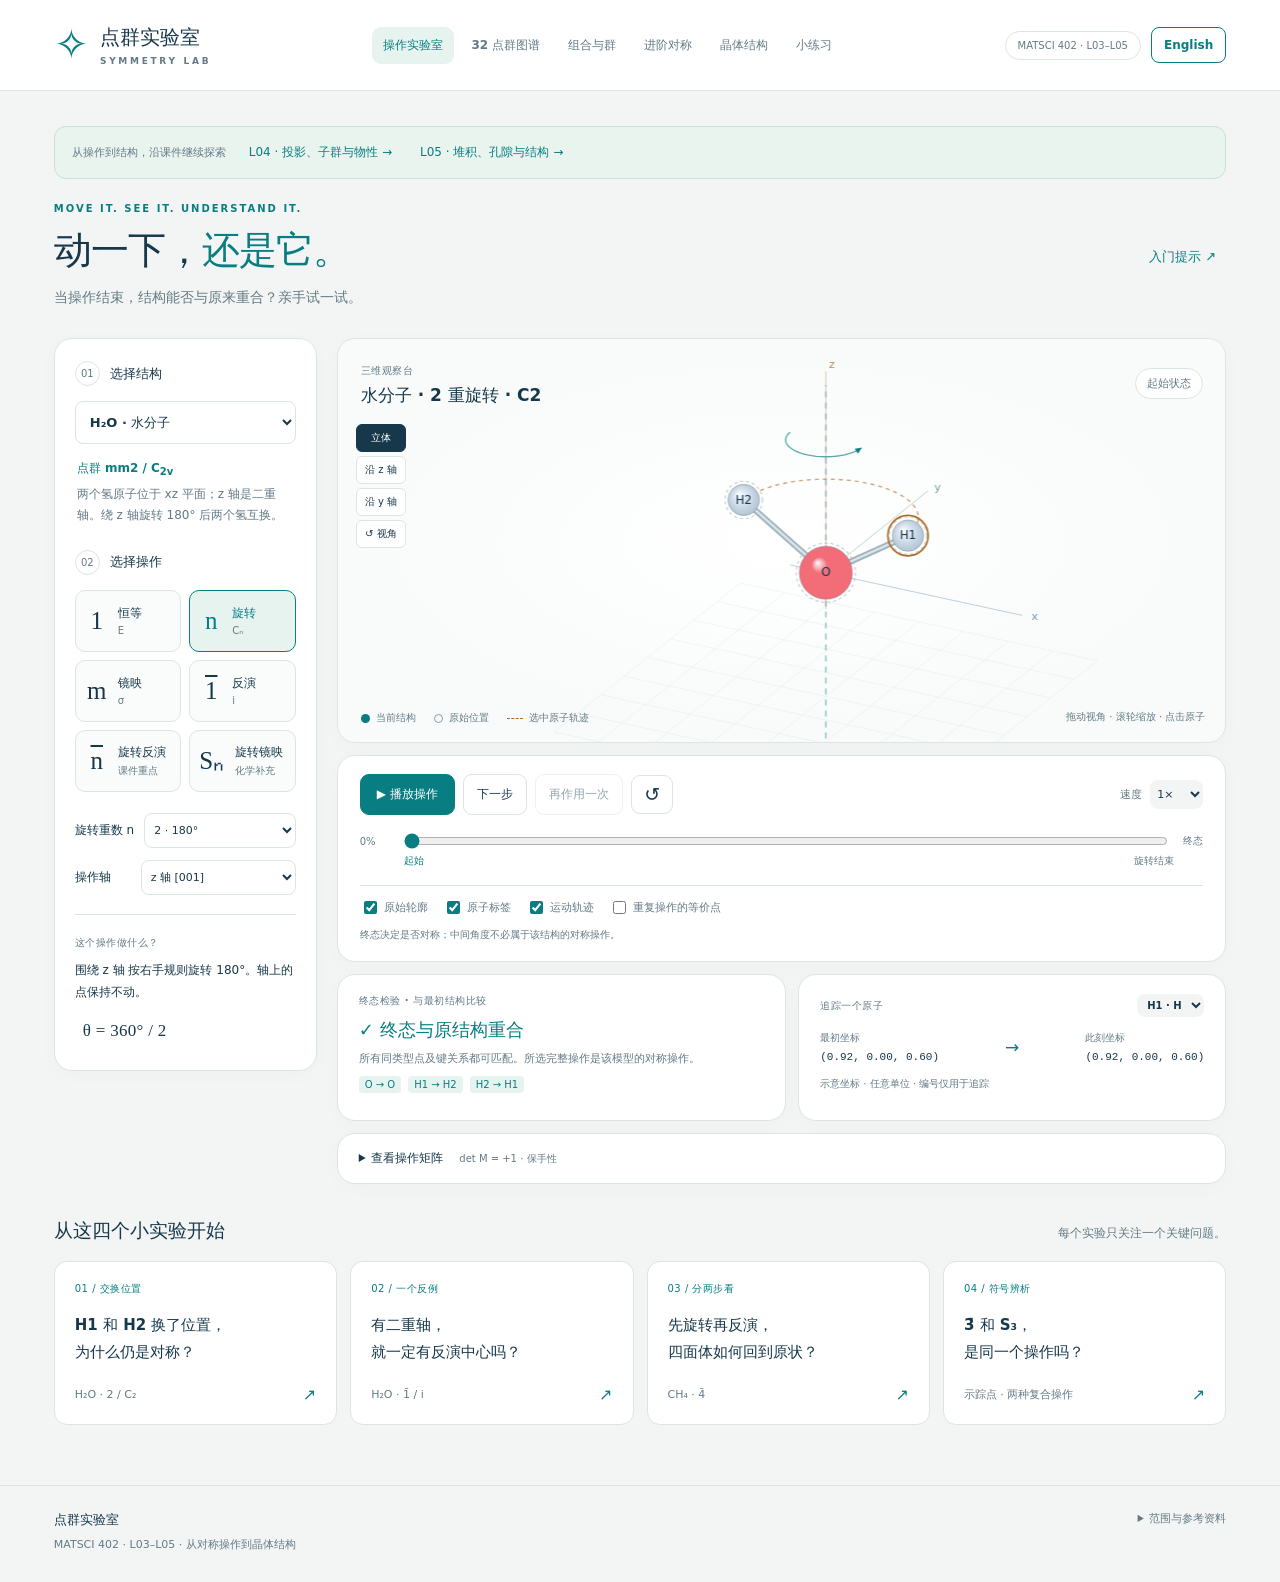
<file: index.html>
<!doctype html>
<html lang="zh-CN">
<head>
  <meta charset="UTF-8">
  <meta name="viewport" content="width=device-width, initial-scale=1">
  <meta name="theme-color" content="#153d52">
  <title>点群实验室 · 看见对称性</title>
  <link rel="stylesheet" href="styles.css?v=1.2">
  <link rel="stylesheet" href="course.css?v=1.3">
  <link rel="stylesheet" href="stereo.css?v=1.3">
  <link rel="stylesheet" href="crystal.css?v=1.3">
  <link rel="stylesheet" href="i18n.css?v=1.4.2">
  <script defer src="i18n.js?v=1.4.2"></script>
  <script defer src="i18n-static.js?v=1.4.2"></script>
  <script defer src="i18n-core.js?v=1.4.2"></script>
  <script defer src="i18n-crystal.js?v=1.4.2"></script>
  <script defer src="i18n-course.js?v=1.4.2"></script>
  <script defer src="math.js?v=1.0"></script>
  <script defer src="lattice-math.js?v=1.1"></script>
  <script defer src="learning-data.js?v=1.3"></script>
  <script defer src="point-group-math.js?v=1.2"></script>
  <script defer src="advanced-math.js?v=1.3"></script>
  <script defer src="course-math.js?v=1.3"></script>
  <script defer src="crystal-math.js?v=1.3"></script>
  <script defer src="app.js?v=1.4.2"></script>
  <script defer src="point-group-view.js?v=1.4.2"></script>
  <script defer src="lattice-view.js?v=1.4.2"></script>
  <script defer src="stereo-view.js?v=1.4.2"></script>
  <script defer src="crystal-view.js?v=1.4.2"></script>
  <script defer src="course-view.js?v=1.4.2"></script>
</head>
<body>
  <header class="topbar">
    <a class="brand" href="#lab" aria-label="点群实验室首页"><span class="brand-mark" aria-hidden="true">✧</span><span>点群实验室<small>SYMMETRY LAB</small></span></a>
    <nav aria-label="主要页面">
      <button class="nav-item active" data-page="lab" aria-current="page">操作实验室</button>
      <button class="nav-item" data-page="atlas">32 点群图谱</button>
      <button class="nav-item" data-page="group">组合与群</button>
      <button class="nav-item" data-page="advanced">进阶对称</button>
      <button class="nav-item" data-page="crystal">晶体结构</button>
      <button class="nav-item" data-page="quiz">小练习</button>
    </nav>
    <div class="language-tools"><span class="course-tag">MATSCI 402 · L03–L05</span><button type="button" class="language-toggle" id="language-toggle" data-language-toggle data-i18n-ignore lang="en" aria-label="切换到英文">English</button></div>
  </header>

  <main>
    <section class="page active" id="page-lab" aria-label="操作实验室">
      <div class="course-bridge"><span>从操作到结构，沿课件继续探索</span><button type="button" data-course-link="advanced">L04 · 投影、子群与物性 →</button><button type="button" data-course-link="crystal">L05 · 堆积、孔隙与结构 →</button></div>
      <div class="page-heading"><div><p class="eyebrow">MOVE IT. SEE IT. UNDERSTAND IT.</p><h1>动一下，<span>还是它。</span></h1><p class="lead">当操作结束，结构能否与原来重合？亲手试一试。</p></div><button class="quiet-button" id="intro-toggle" aria-expanded="false">入门提示 <span aria-hidden="true">↗</span></button></div>
      <div class="intro-panel" id="intro-panel" hidden><p><strong>对称操作</strong>是使结构在终态与原结构不可区分的变换；<strong>对称元素</strong>是操作所依托的轴、面或点。点群的全部操作至少共享一个不动点，本项目将它设在原点 O。</p><p>标签 H1、H2 用来追踪原子；同种原子可以互换位置。旋转物体的操作与拖动鼠标改变观察视角是两件不同的事。</p></div>

      <div class="lab-grid">
        <aside class="controls panel">
          <div class="section-label"><span class="step-number">01</span> 选择结构</div>
          <label class="sr-only" for="model-select">示例结构</label><select id="model-select"></select>
          <div class="model-note"><strong id="model-group"></strong><p id="model-description"></p></div>
          <div class="section-label"><span class="step-number">02</span> 选择操作</div>
          <div class="operation-grid" id="operation-grid">
            <button class="op-button" data-type="E"><span class="op-symbol">1</span><span>恒等<small>E</small></span></button>
            <button class="op-button selected" data-type="rotation"><span class="op-symbol">n</span><span>旋转<small>Cₙ</small></span></button>
            <button class="op-button" data-type="reflection"><span class="op-symbol">m</span><span>镜映<small>σ</small></span></button>
            <button class="op-button" data-type="inversion"><span class="op-symbol"><span class="overbar">1</span></span><span>反演<small>i</small></span></button>
            <button class="op-button" data-type="rotoinversion"><span class="op-symbol"><span class="overbar">n</span></span><span>旋转反演<small>课件重点</small></span></button>
            <button class="op-button" data-type="improper"><span class="op-symbol">Sₙ</span><span>旋转镜映<small>化学补充</small></span></button>
          </div>
          <div class="parameter-row" id="n-row"><label for="n-select">旋转重数 n</label><select id="n-select"><option value="1">1 · 360°</option><option value="2" selected>2 · 180°</option><option value="3">3 · 120°</option><option value="4">4 · 90°</option><option value="5">5 · 72°（有限模型）</option><option value="6">6 · 60°</option></select></div>
          <div class="parameter-row" id="axis-row"><label for="axis-select">操作轴</label><select id="axis-select"><option value="z">z 轴 [001]</option><option value="x">x 轴 [100]</option><option value="y">y 轴 [010]</option><option value="diagonal">体对角线 [111]</option></select></div>
          <div class="parameter-row" id="plane-row" hidden><label for="plane-select">镜面</label><select id="plane-select"><option value="xz">xz 面 · y = 0</option><option value="yz">yz 面 · x = 0</option><option value="xy">xy 面 · z = 0</option><option value="diagonal">对角面 · x = y</option></select></div>
          <p class="restriction" id="restriction" hidden>五重旋转可以出现在有限分子中；不属于三维周期晶体允许的旋转。</p>
          <div class="operation-description"><p class="mini-label">这个操作做什么？</p><p id="op-explanation"></p><div class="formula" id="op-formula"></div></div>
        </aside>

        <div class="scene-column">
          <div class="viewport panel">
            <div class="viewport-heading"><div><span class="mini-label">三维观察台</span><h2 id="scene-title">水分子 · 二重旋转</h2></div><span class="phase-pill" id="phase-pill">起始状态</span></div>
            <canvas id="main-canvas" tabindex="0" aria-label="交互三维结构。拖动改变视角，滚轮缩放，点击原子查看坐标；方向键调整视角，加减键缩放。"></canvas>
            <div class="view-tools"><button data-view="perspective" class="view-button active" aria-pressed="true">立体</button><button data-view="top" class="view-button" aria-pressed="false">沿 z 轴</button><button data-view="front" class="view-button" aria-pressed="false">沿 y 轴</button><button id="camera-reset" class="view-button" aria-label="恢复视角与缩放">↺ 视角</button></div>
            <div class="scene-legend"><span><i class="legend-dot solid"></i>当前结构</span><span><i class="legend-dot outline"></i>原始位置</span><span><i class="legend-line"></i>选中原子轨迹</span></div>
            <span class="camera-hint">拖动视角 · 滚轮缩放 · 点击原子</span>
          </div>
          <div class="playback panel">
            <div class="playback-top"><button class="primary-button" id="play-button"><span id="play-icon" aria-hidden="true">▶</span> <span id="play-text">播放操作</span></button><button class="secondary-button" id="step-button">下一步</button><button class="secondary-button" id="repeat-button" disabled>再作用一次</button><button class="icon-button" id="reset-button" aria-label="恢复原结构和播放进度" title="恢复原结构">↺</button><label class="speed-label" for="speed-select">速度 <select id="speed-select"><option value="0.5">0.5×</option><option value="1" selected>1×</option><option value="2">2×</option></select></label></div>
            <div class="timeline"><span id="progress-label">0%</span><input type="range" id="progress" min="0" max="1000" value="0" aria-label="操作播放进度"><span>终态</span></div>
            <div class="stage-track" id="stage-track"></div>
            <div class="display-toggles"><label><input id="ghost-toggle" type="checkbox" checked> 原始轮廓</label><label><input id="labels-toggle" type="checkbox" checked> 原子标签</label><label><input id="path-toggle" type="checkbox" checked> 运动轨迹</label><label><input id="orbit-toggle" type="checkbox"> 重复操作的等价点</label></div>
            <p class="animation-note" id="animation-note">终态决定是否对称；中间动画只是帮助理解的过程。</p>
          </div>
          <div class="results-grid">
            <div class="result-card panel" id="symmetry-card"><div class="mini-label">终态检验 · 与最初结构比较</div><h3 id="symmetry-result"></h3><p id="symmetry-detail"></p><div class="atom-mapping" id="atom-mapping"></div></div>
            <div class="coordinate-card panel"><div class="mini-label">追踪一个原子 <select id="atom-select" aria-label="选择追踪原子"></select></div><div class="coordinate-pair"><div><span>最初坐标</span><code id="coord-before"></code></div><span class="coordinate-arrow">→</span><div><span>此刻坐标</span><code id="coord-after"></code></div></div><p id="coordinate-note">示意坐标 · 任意单位</p></div>
          </div>
          <details class="matrix-panel panel"><summary>查看操作矩阵 <span id="matrix-summary"></span></summary><div class="matrix-content"><div id="matrix-display" class="matrix"></div><div><p><strong>p′ = M p</strong> · 使用列向量</p><p id="matrix-note"></p><p id="order-note"></p></div></div></details>
        </div>
      </div>

      <div class="guided-heading"><h2>从这四个小实验开始</h2><p>每个实验只关注一个关键问题。</p></div>
      <div class="experiment-grid">
        <button class="experiment-card" data-experiment="water-rotation"><span class="experiment-number">01 / 交换位置</span><strong>H1 和 H2 换了位置，<br>为什么仍是对称？</strong><span>H₂O · 2 / C₂ <b>↗</b></span></button>
        <button class="experiment-card" data-experiment="water-inversion"><span class="experiment-number">02 / 一个反例</span><strong>有二重轴，<br>就一定有反演中心吗？</strong><span>H₂O · 1̄ / i <b>↗</b></span></button>
        <button class="experiment-card" data-experiment="methane-roto"><span class="experiment-number">03 / 分两步看</span><strong>先旋转再反演，<br>四面体如何回到原状？</strong><span>CH₄ · 4̄ <b>↗</b></span></button>
        <button class="experiment-card" data-experiment="probe-compare"><span class="experiment-number">04 / 符号辨析</span><strong>3̄ 和 S₃，<br>是同一个操作吗？</strong><span>示踪点 · 两种复合操作 <b>↗</b></span></button>
      </div>
    </section>

    <section class="page" id="page-atlas" aria-label="32 点群图谱" hidden>
      <div class="page-heading"><div><p class="eyebrow">THE BIG PICTURE</p><h1>32 种组合，<span>7 个晶系。</span></h1><p class="lead">晶体学点群速查：把国际符号和 Schoenflies 符号放在一起看。</p></div><span class="large-badge">32</span></div>
      <div class="atlas-controls panel"><label for="system-filter">晶系 <select id="system-filter"><option value="all">全部晶系</option></select></label><label for="property-filter">对称性 <select id="property-filter"><option value="all">全部点群</option><option value="centro">含反演中心</option><option value="chiral">仅含保手性操作</option><option value="other">其余非中心对称群</option></select></label><span id="atlas-count" aria-live="polite"></span><button type="button" class="quiet-button" id="pg-jump">探索全部 32 种 3D 模型 ↓</button><button type="button" class="quiet-button" id="lattice-jump">为什么没有 5？查看 3D 示意 ↓</button></div>
      <div class="atlas-note"><strong>读图提示</strong><span>群的阶 |G| 是操作总数；n 是某个轴的折数。两者不能混用。“仅含保手性操作”指群的性质，不能仅据此断言一个未指定结构具有手性。</span></div>
      <div id="atlas-grid" class="atlas-grid"></div>
      <div class="atlas-detail panel" id="atlas-detail" aria-live="polite"></div>
      <section class="panel pg-section" id="point-group-viewer" aria-labelledby="pg-heading">
        <div class="pg-heading"><div><p class="eyebrow">EVERY GROUP. EVERY OPERATION.</p><h2 id="pg-heading">这个点群的三维模型</h2><p id="pg-group-note"></p></div><span class="pg-badge" id="pg-order-badge"></span></div>
        <div class="pg-group-switch"><label for="pg-group-select">切换点群 <select id="pg-group-select" aria-label="三维模型点群（全部32种）"></select></label><span>32 / 32 种均可交互观察</span></div>
        <div class="pg-layout">
          <aside class="pg-controls">
            <label class="section-label" for="pg-operation-select">① 选择群内操作</label><select id="pg-operation-select" aria-label="选择该点群的对称操作"></select>
            <p class="pg-operation-description" id="pg-operation-description"></p>
            <div class="pg-operation-meta"><span id="pg-operation-order"></span><span id="pg-operation-parity"></span></div>
            <div class="section-label pg-element-label">② 显示对称元素</div>
            <div class="pg-toggles"><label><input type="checkbox" id="pg-axes" checked> 全部对称轴</label><label><input type="checkbox" id="pg-mirrors"> 全部镜面</label><label><input type="checkbox" id="pg-inversion" checked> 反演中心</label><label><input type="checkbox" id="pg-ghost" checked> 原始轮廓</label><label><input type="checkbox" id="pg-links" checked> 辅助连线</label><label><input type="checkbox" id="pg-labels"> 点的编号</label></div>
            <p class="pg-selected-note">所选操作的轴或镜面会高亮；拖动仅改变观察视角。</p>
            <details class="pg-matrix-panel"><summary>查看所选操作矩阵</summary><div class="matrix compact" id="pg-matrix"></div><p>p′ = M p · 使用列向量</p></details>
          </aside>
          <div class="pg-observation">
            <div class="pg-viewport"><div class="pg-scene-heading"><strong id="pg-scene-title"></strong><span id="pg-phase"></span></div><canvas id="pg-canvas" tabindex="0" aria-label="点群完整模型的三维观察台。拖动视角，滚轮缩放；方向键调整视角，加减键缩放，空格播放或暂停，点击彩色点追踪其坐标。"></canvas><div class="pg-view-tools"><button type="button" data-pg-view="perspective">立体</button><button type="button" data-pg-view="top">沿 z 轴</button><button type="button" data-pg-view="front">沿 y 轴</button><button type="button" data-pg-view="reset">↺ 视角</button></div><div class="pg-legend"><span><i class="pg-dot a"></i>A 型</span><span><i class="pg-dot b"></i>B 型</span><span><i class="pg-dot c"></i>C 型</span><span id="pg-origin-legend" hidden><i class="pg-dot o"></i>O 标记</span><span><i class="pg-dot outline"></i>原位置</span></div></div>
            <div class="pg-playback"><button type="button" class="primary-button" id="pg-play">播放操作</button><button type="button" class="secondary-button" id="pg-step">下一步</button><button type="button" class="secondary-button" id="pg-end">看终态</button><button type="button" class="secondary-button" id="pg-reset">回到起点</button><span id="pg-progress-label">0%</span><input type="range" id="pg-progress" min="0" max="1000" value="0" aria-label="点群操作播放进度"></div>
            <div class="pg-stage-track" id="pg-stage-track"></div>
            <p class="pg-animation-note" id="pg-animation-note"></p>
            <div class="pg-results"><div><span class="mini-label">完整操作的终态</span><strong id="pg-match-result"></strong><p id="pg-match-note"></p></div><div><label class="mini-label" for="pg-point-select">追踪一个点 <select id="pg-point-select" aria-label="点群模型追踪点"></select></label><code id="pg-point-coordinates"></code><p id="pg-point-mapping"></p></div></div>
          </div>
        </div>
        <div class="pg-elements-summary" id="pg-elements-summary"></div>
        <details class="pg-elements-detail"><summary>按方向查看所有对称轴与镜面</summary><p>轴方向与其反方向表示同一条轴，同轴的不同旋转以最高重数归类；旋转反演轴另行标记，也以最高重数显示。全部操作仍列在操作表中。镜面用法向表示。这里使用右手直角坐标，方向是教学模型的约定，改变整体朝向不改变点群类型。</p><div id="pg-element-list" class="pg-element-list"></div></details>
        <details class="pg-operations-detail"><summary id="pg-operations-summary">查看完整操作列表</summary><div id="pg-operation-list" class="pg-operation-list"></div></details>
        <p class="pg-model-note"><strong>这是体现完整点群的理想彩色几何模型。</strong>同色点可以互换，异色点不能互换；编号只用于追踪。辅助连线帮助读形状，不表示化学键。模型由三类一般位置在群内所有操作下的轨道构成，并核对了完整对称性；部分模型加入独特的 O 点以固定原点。操作实验室仍提供 H₂O 等分子示例。<a href="https://www.iucr.org/what-we-do/education/pamphlets/teaching-crystallographic-and-magnetic-point-group-symmetry-using" target="_blank" rel="noopener noreferrer">等价点模型的教学参考 ↗</a></p>
      </section>
      <section class="reading-card panel lattice-section" id="why-rotation" aria-labelledby="lattice-heading">
        <div class="lattice-heading"><div><p class="eyebrow">ROTATION MEETS TRANSLATION</p><h2 id="lattice-heading">为什么这里没有 5？</h2><p>把周期晶格绕轴旋转 360°/n，所有格点还能落回格点吗？</p></div><span class="lattice-badge">三维周期晶格</span></div>
        <div class="lattice-orders" role="group" aria-label="尝试旋转折数">
          <span>旋转折数 n</span>
          <button type="button" data-lattice-n="1" aria-label="尝试1重旋转">1</button><button type="button" data-lattice-n="2" aria-label="尝试2重旋转">2</button><button type="button" data-lattice-n="3" aria-label="尝试3重旋转">3</button><button type="button" data-lattice-n="4" aria-label="尝试4重旋转">4</button><button type="button" data-lattice-n="5" aria-label="尝试5重旋转">5</button><button type="button" data-lattice-n="6" aria-label="尝试6重旋转">6</button><button type="button" data-lattice-n="7" aria-label="尝试7重旋转">7</button><button type="button" data-lattice-n="8" aria-label="尝试8重旋转">8</button><button type="button" data-lattice-n="9" aria-label="尝试9重旋转">9</button><button type="button" data-lattice-n="10" aria-label="尝试10重旋转">10</button><button type="button" data-lattice-n="11" aria-label="尝试11重旋转">11</button><button type="button" data-lattice-n="12" aria-label="尝试12重旋转">12</button>
        </div>
        <div class="lattice-layout">
          <div class="lattice-observation">
            <div class="lattice-example-controls"><label for="lattice-kind">示例晶格 <select id="lattice-kind"><option value="auto">自动选择合适示例</option><option value="square">方格层 · 沿 z 堆叠</option><option value="hexagonal">三角网格层 · 沿 z 堆叠</option></select></label><span id="lattice-kind-label"></span></div>
            <div class="lattice-viewport"><div class="lattice-scene-heading"><strong id="lattice-scene-title"></strong><span id="lattice-phase"></span></div><canvas id="lattice-canvas" tabindex="0" aria-label="三维周期晶格示意。拖动改变视角，滚轮缩放；方向键调整视角，加减键缩放。空心点是原格点，实心点是旋转后的格点。"></canvas><div class="lattice-view-tools"><button type="button" data-lattice-view="perspective">立体</button><button type="button" data-lattice-view="top">俯视</button><button type="button" data-lattice-view="reset">↺ 视角</button></div><div class="lattice-legend"><span><i class="lattice-dot original"></i>原格点</span><span><i class="lattice-dot match"></i>终态重合</span><span><i class="lattice-dot miss"></i>终态错位</span></div></div>
            <div class="lattice-playback"><button type="button" class="primary-button" id="lattice-play">播放旋转</button><button type="button" class="secondary-button" id="lattice-end">看终态</button><button type="button" class="secondary-button" id="lattice-reset">回到起点</button><span id="lattice-progress-label"></span><input id="lattice-progress" type="range" min="0" max="1000" value="1000" aria-label="晶格旋转进度"></div>
            <p class="lattice-display-note">显示的是无限点阵的一小段，三层沿 z 重复。拖动看第三维，点“俯视”比较格点位置；网格线只作空间参照。中间的蓝色点表示旋转过程，判断重合看终态。</p>
          </div>
          <div class="lattice-insights">
            <div class="lattice-result" id="lattice-theory"><span class="mini-label">① 对所有三维周期晶格</span><h3 id="lattice-theory-title"></h3><p id="lattice-theory-note"></p><div class="lattice-trace"><span>tr R = 1 + 2cos(360°/n)</span><strong id="lattice-trace-value"></strong></div><p class="lattice-integer-note">若旋转保持晶格，迹必须是整数。</p></div>
            <div class="lattice-result" id="lattice-example"><span class="mini-label">② 在当前示例中 · 绕 z 轴</span><h3 id="lattice-example-title"></h3><p id="lattice-example-note"></p><div class="lattice-basis-info"><span>基矢 a 旋转后，需要走几步？</span><code id="lattice-basis-coordinates"></code><span id="lattice-basis-note"></span></div></div>
          </div>
        </div>
        <details class="lattice-proof"><summary>为什么“整数步”能限制任意三维周期晶格？</summary><div><p>三维晶格由三根独立的原胞基矢 a、b、c 反复平移生成。若旋转是晶格的对称性，每根旋转后的基矢就必须是 a、b、c 的<strong>整数倍组合</strong>。因此，旋转在原胞基底下的矩阵 A = B⁻¹RB 必为整数矩阵，它的迹（对角项之和）也是整数。</p><p>换一组坐标不会改变迹。三维正旋转沿轴方向贡献 1，垂直平面的旋转贡献 2cosθ，所以 <strong>tr A = tr R = 1 + 2cos(360°/n)</strong>。迹只能取 −1、0、1、2、3，对应 n = 2、3、4、6、1。五重的迹约为 1.618；所有 n ≥ 7 的迹都严格位于 2 和 3 之间，均不可能是整数。</p><p>这里的两个点阵提供具体示例；一般结论来自三维矩阵条件。终态检验使用无限晶格的坐标与基矢，不依赖显示窗口的边缘。</p><p><a href="https://www.iucr.org/what-we-do/education/pamphlets/metric-tensor-and-symmetry-operations-in-crystallography" target="_blank" rel="noopener noreferrer">IUCr：晶格基底、旋转矩阵与晶体学限制 ↗</a></p></div></details>
        <p class="lattice-scope"><strong>“允许”表示存在合适的晶格，不是每一种晶格都拥有这些旋转。</strong>例如这个方格层绕 z 轴没有三重对称，三角网格层可以有。有限分子与非周期准晶不受三维平移周期的这个条件约束；本实验不会自动识别任意结构的完整点群。</p>
      </section>
    </section>

    <section class="page" id="page-group" aria-label="组合与群" hidden>
      <div class="page-heading"><div><p class="eyebrow">ONE OPERATION AFTER ANOTHER</p><h1>先做哪个，<span>有时很重要。</span></h1><p class="lead">矩阵乘积 A B 表示先做 B，再做 A。用一个示踪点检验顺序。</p></div></div>
      <div class="composition-controls panel"><label for="compose-a">操作 A <select id="compose-a"></select></label><span class="compose-times">×</span><label for="compose-b">操作 B <select id="compose-b"></select></label><span id="commute-result" class="commute-pill"></span></div>
      <div class="composition-grid"><div class="panel composition-card"><h2>A B · 先 B 后 A</h2><canvas id="ab-canvas" tabindex="0" aria-label="先 B 后 A 的终态。方向键可调整共同视角。"></canvas><div id="ab-coordinate" class="composition-coordinate"></div><div id="ab-matrix" class="matrix compact"></div></div><div class="panel composition-card"><h2>B A · 先 A 后 B</h2><canvas id="ba-canvas" tabindex="0" aria-label="先 A 后 B 的终态。方向键可调整共同视角。"></canvas><div id="ba-coordinate" class="composition-coordinate"></div><div id="ba-matrix" class="matrix compact"></div></div></div>
      <p class="composition-legend">空心点：p = (1.20, 0.70, 1.00) · 实心点：变换后的 p · 虚线：经中间点的顺序示意，非运动轨迹</p>
      <div class="group-bottom-grid"><div class="panel group-table-card"><p class="mini-label">一个完整的小群</p><h2>水分子的 mm2 / C₂ᵥ</h2><p>把四个对称操作两两组合，结果仍在这四个里面。点击表格中的结果，在实验室查看。</p><div id="cayley-table"></div><p class="table-caption">行 A × 列 B：先做列，再做行。mₓ𝓏 与 mᵧ𝓏 表示过原点的两个镜面。</p></div><div class="panel axioms-card"><p class="mini-label">群的四个条件</p><div><b>01</b><p><strong>封闭性</strong>组合任意两个操作，结果仍属于这个群。</p></div><div><b>02</b><p><strong>结合律</strong>(A B) C = A (B C)，改变括号不改变结果。</p></div><div><b>03</b><p><strong>恒等操作</strong>E A = A E = A，什么也不改变。</p></div><div><b>04</b><p><strong>逆操作</strong>每个操作都有能撤销它的操作，A⁻¹ A = E。</p></div><p class="axiom-note">交换律 A B = B A 不是群的必要条件。</p></div></div>
    </section>

    <section class="page" id="page-advanced" aria-label="进阶对称" hidden>
      <div class="page-heading"><div><p class="eyebrow">LECTURE 04 · FROM SYMMETRY TO PROPERTIES</p><h1>对称性，<span>还告诉我们什么？</span></h1><p class="lead">把三维方向投到纸上，观察子群如何留下更少的操作，再看物性受哪些限制。</p></div></div>
      <div class="course-path"><button type="button" data-course-scroll="stereo-root"><b>01</b>立体投影</button><button type="button" data-course-scroll="subgroup-root"><b>02</b>群与子群</button><button type="button" data-course-scroll="property-root"><b>03</b>对称与物性</button><button type="button" data-course-scroll="color-root"><b>04</b>二色反对称</button><button type="button" data-course-scroll="space-root"><b>05</b>走向空间群</button></div>
      <div id="stereo-root"></div>
      <div id="subgroup-root"></div>
      <div id="property-root"></div>
      <div id="color-root"></div>
      <div id="space-root"></div>
      <section class="course-reading panel"><p class="eyebrow">READ WITH THE LECTURE</p><h2>把例子放回课件</h2><p>先用 32 和 3̄m 比较石英、刚玉的二阶物性约束；再到晶体结构中比较 FCC、HCP、纤锌矿和萤石。课件的群人口统计用于讨论样本分布，比例取决于数据库与年代，不能从对称性本身推导。</p><p>课件提到的外场诱导压电研究通过重排氧空位破坏原有对称性，与普通线性体压电的对称限制相容。二色翻转、时间反演、畸变反演是不同的内部操作，本项目用双色标签演示组合思想，不模拟磁性或能量路径。</p><div class="course-reading-links"><a href="https://doi.org/10.1126/science.abm7497" target="_blank" rel="noopener noreferrer">课件中的诱导压电研究 ↗</a><a href="course-guide.html" target="_blank" rel="noopener noreferrer">逐章内容对应与学习路线 ↗</a><button class="quiet-button" type="button" data-course-link="crystal">继续 L05 · 晶体结构 →</button></div></section>
    </section>

    <section class="page" id="page-crystal" aria-label="晶体结构" hidden>
      <div class="page-heading"><div><p class="eyebrow">LECTURE 05 · BUILD A CRYSTAL</p><h1>同样的格点，<span>不同的结构。</span></h1><p class="lead">晶格提供重复的规则，基元提供每个重复位置的内容。观察堆垛、孔隙和占位如何组织成晶体。</p></div></div>
      <div id="crystal-root"></div>
      <section class="course-reading panel"><h2>从几何模型到真实材料</h2><p>课件中的离子半径、价态、配位统计提醒我们：硬球堆积与电中性只是结构分析的起点。真实结构还取决于键合、电子结构、温度、压力与占位有序。近似密堆积的阴离子骨架可以发生畸变；同样的化学式也可能有不同多型。</p><p>“非中心对称”只说明没有反演，镜面等不正操作仍可能存在。纤锌矿的 6mm 就是非中心对称、极性而非手性的例子；交换阳离子与阴离子的位置是构造另一种结构，不是同一结构里可以随意交换物种的对称操作。课件的 WOBr₄ 例子则说明：非手性的局部单元可以组成手性整体。</p><p>课件还介绍了晶体学历史、结构数据库、自动文字描述工具，以及 CrI₃ 层状磁体。这里将它们作为延伸阅读：结构图只描述原子几何，不由此推断磁序或磁相变。<a href="course-guide.html" target="_blank" rel="noopener noreferrer">阅读课件内容地图 ↗</a></p></section>
    </section>

    <section class="page" id="page-quiz" aria-label="小练习" hidden>
      <div class="page-heading"><div><p class="eyebrow">CHECK YOUR INTUITION</p><h1>你能预测，<span>操作的结果吗？</span></h1><p class="lead">先回答，再看解释。答错也可以回到实验室亲手验证。</p></div><span class="quiz-score" id="quiz-score"></span></div>
      <div class="quiz-shell panel"><div class="quiz-meta"><span id="quiz-position"></span><div id="quiz-dots" aria-label="练习进度"></div></div><h2 id="quiz-question"></h2><div id="quiz-options" class="quiz-options"></div><div id="quiz-feedback" class="quiz-feedback" hidden aria-live="polite"></div><div class="quiz-actions"><button id="quiz-prev" class="secondary-button">上一题</button><button id="quiz-lab" class="quiet-button">去实验室验证 ↗</button><button id="quiz-next" class="primary-button">下一题 →</button></div></div>
      <div class="glossary-grid" id="glossary-grid"></div>
    </section>
  </main>
  <footer><div><strong>点群实验室</strong><span>MATSCI 402 · L03–L05 · 从对称操作到晶体结构</span></div><details><summary>范围与参考资料</summary><p>覆盖 32 点群、立体投影、子群示例、物性对称约束、14 Bravais 晶格与理想结构原型，以及平移、螺旋、滑移操作入门。空间操作示例不构成全部 230 空间群的浏览器；不自动识别任意结构或预测材料物性。</p><div id="source-links"></div><p>课件对应和补充来源见 <a href="course-guide.html" target="_blank" rel="noopener noreferrer">课程指南</a>。符号采用国际符号为主，化学符号为补充。所有模型和动画为教学示意。</p></details></footer>
  <div id="toast" role="status" aria-live="polite"></div>
  <noscript>此项目需要浏览器启用 JavaScript 才能播放三维对称操作。</noscript>
</body>
</html>
</file>
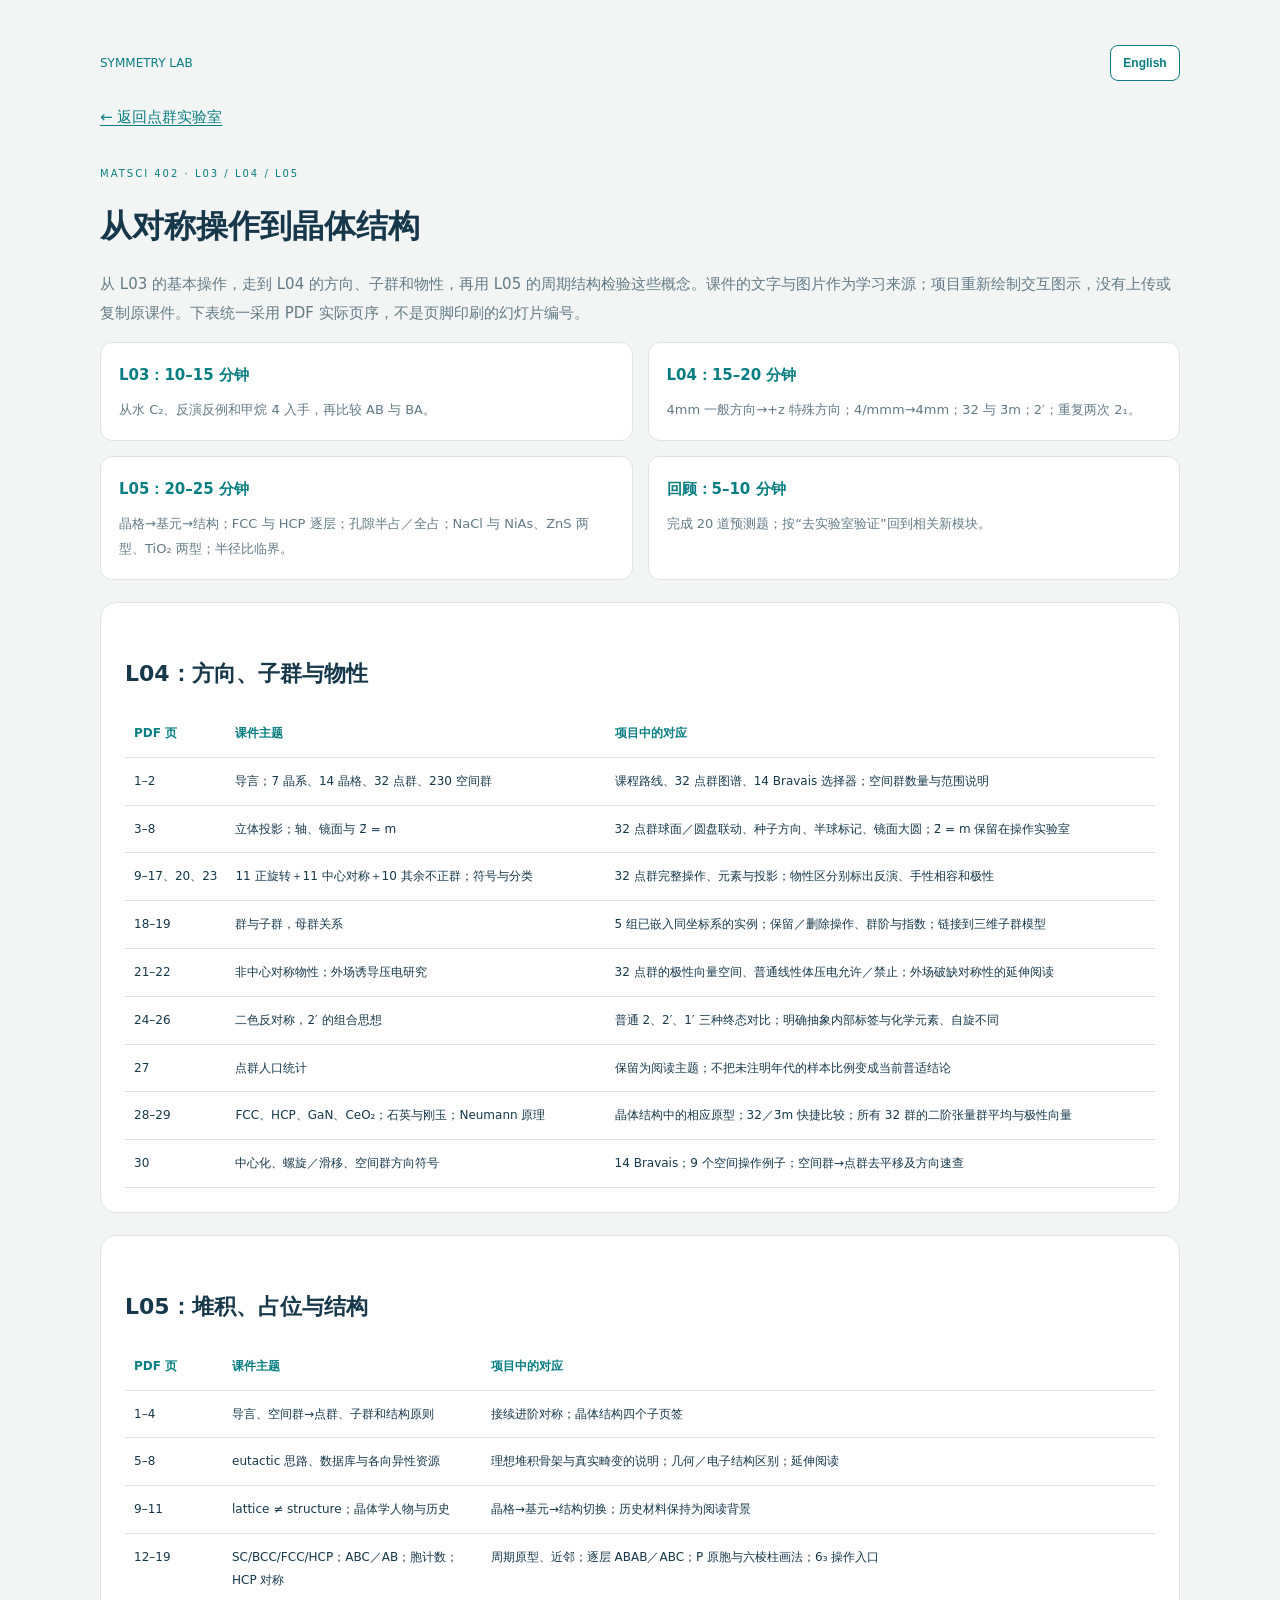
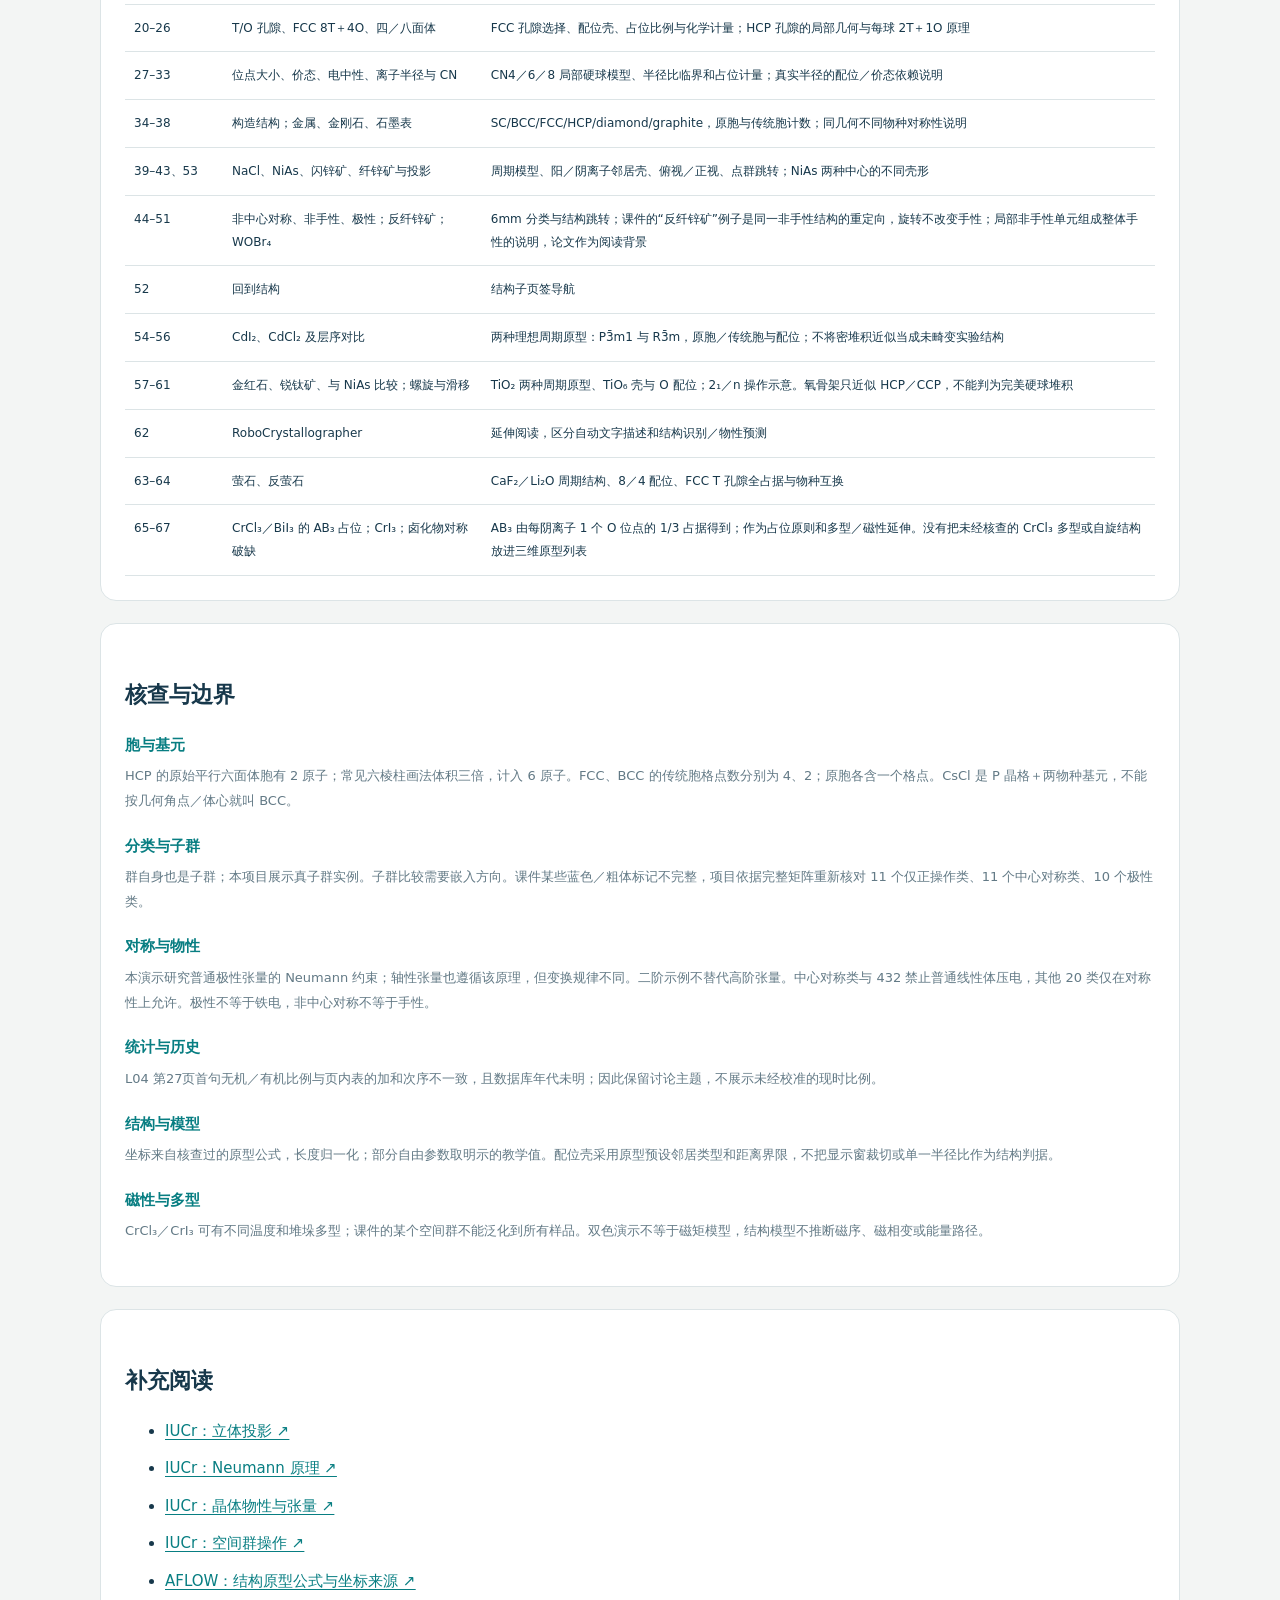
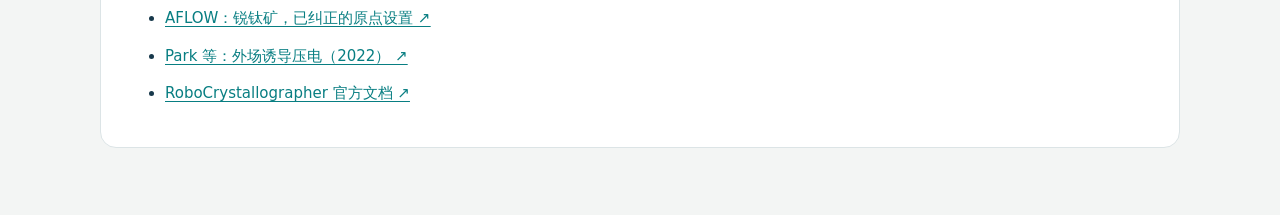
<file: course-guide.html>
<!doctype html><html lang="zh-CN"><meta charset="UTF-8"><meta name="viewport" content="width=device-width,initial-scale=1"><link rel="stylesheet" href="i18n.css?v=1.4.2"><script defer src="i18n.js?v=1.4.2"></script><script defer src="i18n-static.js?v=1.4.2"></script><script defer src="i18n-course.js?v=1.4.2"></script><title>L03–L05 课程整合指南 · 点群实验室</title><style>body{margin:0;background:#f3f5f4;color:#17384b;font:15px/1.9 system-ui,"PingFang SC",sans-serif}main{max-width:1080px;padding:45px 5%;margin:auto}h1{font-size:32px;line-height:1.4}h2{font-size:22px;margin:26px 0 15px}p{color:#637a86}a{color:#087e82;text-underline-offset:3px}.back{display:inline-block;margin-bottom:22px}section{background:white;border:1px solid #dce4e6;border-radius:16px;padding:24px;margin:22px 0}.routes{display:grid;grid-template-columns:1fr 1fr;gap:15px}.routes a{display:block;text-decoration:none;background:white;border:1px solid #dce4e6;padding:18px;border-radius:12px}.routes strong{display:block}.routes span{display:block;color:#637a86;font-size:13px;margin-top:8px}table{border-collapse:collapse;width:100%;font-size:12px;min-width:650px}td,th{border-bottom:1px solid #dce4e6;padding:12px 9px;vertical-align:top;text-align:left}th{color:#087e82}td:first-child{width:80px;white-space:nowrap}.table{overflow:auto}li{margin:9px 0}article strong{color:#087e82}article p{margin:5px 0 18px;font-size:13px}.eyebrow{letter-spacing:2px;font-size:10px;color:#087e82}@media(max-width:650px){main{padding:25px 4%}.routes{grid-template-columns:1fr}section{padding:18px 14px}h1{font-size:25px}p{font-size:13px}}</style><main><div style="display:flex;justify-content:space-between;gap:20px;align-items:center;margin-bottom:22px"><span style="color:#087e82;font-size:12px">SYMMETRY LAB</span><button type="button" class="language-toggle" data-language-toggle data-i18n-ignore lang="en" aria-label="切换到英文">English</button></div><a class="back" href="index.html#advanced">← 返回点群实验室</a><p class="eyebrow">MATSCI 402 · L03 / L04 / L05</p><h1>从对称操作到晶体结构</h1><p>从 L03 的基本操作，走到 L04 的方向、子群和物性，再用 L05 的周期结构检验这些概念。课件的文字与图片作为学习来源；项目重新绘制交互图示，没有上传或复制原课件。下表统一采用 PDF 实际页序，不是页脚印刷的幻灯片编号。</p><div class="routes"><a href="index.html#lab"><strong>L03：10–15 分钟</strong><span>从水 C₂、反演反例和甲烷 4̄ 入手，再比较 AB 与 BA。</span></a><a href="index.html#advanced"><strong>L04：15–20 分钟</strong><span>4mm 一般方向→+z 特殊方向；4/mmm→4mm；32 与 3̄m；2′；重复两次 2₁。</span></a><a href="index.html#crystal"><strong>L05：20–25 分钟</strong><span>晶格→基元→结构；FCC 与 HCP 逐层；孔隙半占／全占；NaCl 与 NiAs、ZnS 两型、TiO₂ 两型；半径比临界。</span></a><a href="index.html#quiz"><strong>回顾：5–10 分钟</strong><span>完成 20 道预测题；按“去实验室验证”回到相关新模块。</span></a></div><section><h2>L04：方向、子群与物性</h2><div class="table"><table><thead><tr><th>PDF 页</th><th>课件主题</th><th>项目中的对应</th></tr></thead><tbody><tr><td>1–2</td><td>导言；7 晶系、14 晶格、32 点群、230 空间群</td><td>课程路线、32 点群图谱、14 Bravais 选择器；空间群数量与范围说明</td></tr><tr><td>3–8</td><td>立体投影；轴、镜面与 2̄ = m</td><td>32 点群球面／圆盘联动、种子方向、半球标记、镜面大圆；2̄ = m 保留在操作实验室</td></tr><tr><td>9–17、20、23</td><td>11 正旋转＋11 中心对称＋10 其余不正群；符号与分类</td><td>32 点群完整操作、元素与投影；物性区分别标出反演、手性相容和极性</td></tr><tr><td>18–19</td><td>群与子群，母群关系</td><td>5 组已嵌入同坐标系的实例；保留／删除操作、群阶与指数；链接到三维子群模型</td></tr><tr><td>21–22</td><td>非中心对称物性；外场诱导压电研究</td><td>32 点群的极性向量空间、普通线性体压电允许／禁止；外场破缺对称性的延伸阅读</td></tr><tr><td>24–26</td><td>二色反对称，2′ 的组合思想</td><td>普通 2、2′、1′ 三种终态对比；明确抽象内部标签与化学元素、自旋不同</td></tr><tr><td>27</td><td>点群人口统计</td><td>保留为阅读主题；不把未注明年代的样本比例变成当前普适结论</td></tr><tr><td>28–29</td><td>FCC、HCP、GaN、CeO₂；石英与刚玉；Neumann 原理</td><td>晶体结构中的相应原型；32／3̄m 快捷比较；所有 32 群的二阶张量群平均与极性向量</td></tr><tr><td>30</td><td>中心化、螺旋／滑移、空间群方向符号</td><td>14 Bravais；9 个空间操作例子；空间群→点群去平移及方向速查</td></tr></tbody></table></div></section><section><h2>L05：堆积、占位与结构</h2><div class="table"><table><thead><tr><th>PDF 页</th><th>课件主题</th><th>项目中的对应</th></tr></thead><tbody><tr><td>1–4</td><td>导言、空间群→点群、子群和结构原则</td><td>接续进阶对称；晶体结构四个子页签</td></tr><tr><td>5–8</td><td>eutactic 思路、数据库与各向异性资源</td><td>理想堆积骨架与真实畸变的说明；几何／电子结构区别；延伸阅读</td></tr><tr><td>9–11</td><td>lattice ≠ structure；晶体学人物与历史</td><td>晶格→基元→结构切换；历史材料保持为阅读背景</td></tr><tr><td>12–19</td><td>SC/BCC/FCC/HCP；ABC／AB；胞计数；HCP 对称</td><td>周期原型、近邻；逐层 ABAB／ABC；P 原胞与六棱柱画法；6₃ 操作入口</td></tr><tr><td>20–26</td><td>T/O 孔隙、FCC 8T＋4O、四／八面体</td><td>FCC 孔隙选择、配位壳、占位比例与化学计量；HCP 孔隙的局部几何与每球 2T＋1O 原理</td></tr><tr><td>27–33</td><td>位点大小、价态、电中性、离子半径与 CN</td><td>CN4／6／8 局部硬球模型、半径比临界和占位计量；真实半径的配位／价态依赖说明</td></tr><tr><td>34–38</td><td>构造结构；金属、金刚石、石墨表</td><td>SC/BCC/FCC/HCP/diamond/graphite，原胞与传统胞计数；同几何不同物种对称性说明</td></tr><tr><td>39–43、53</td><td>NaCl、NiAs、闪锌矿、纤锌矿与投影</td><td>周期模型、阳／阴离子邻居壳、俯视／正视、点群跳转；NiAs 两种中心的不同壳形</td></tr><tr><td>44–51</td><td>非中心对称、非手性、极性；反纤锌矿；WOBr₄</td><td>6mm 分类与结构跳转；课件的“反纤锌矿”例子是同一非手性结构的重定向，旋转不改变手性；局部非手性单元组成整体手性的说明，论文作为阅读背景</td></tr><tr><td>52</td><td>回到结构</td><td>结构子页签导航</td></tr><tr><td>54–56</td><td>CdI₂、CdCl₂ 及层序对比</td><td>两种理想周期原型：P3̄m1 与 R3̄m，原胞／传统胞与配位；不将密堆积近似当成未畸变实验结构</td></tr><tr><td>57–61</td><td>金红石、锐钛矿、与 NiAs 比较；螺旋与滑移</td><td>TiO₂ 两种周期原型、TiO₆ 壳与 O 配位；2₁／n 操作示意。氧骨架只近似 HCP／CCP，不能判为完美硬球堆积</td></tr><tr><td>62</td><td>RoboCrystallographer</td><td>延伸阅读，区分自动文字描述和结构识别／物性预测</td></tr><tr><td>63–64</td><td>萤石、反萤石</td><td>CaF₂／Li₂O 周期结构、8／4 配位、FCC T 孔隙全占据与物种互换</td></tr><tr><td>65–67</td><td>CrCl₃／BiI₃ 的 AB₃ 占位；CrI₃；卤化物对称破缺</td><td>AB₃ 由每阴离子 1 个 O 位点的 1/3 占据得到；作为占位原则和多型／磁性延伸。没有把未经核查的 CrCl₃ 多型或自旋结构放进三维原型列表</td></tr></tbody></table></div></section><section><h2>核查与边界</h2><article><strong>胞与基元</strong><p>HCP 的原始平行六面体胞有 2 原子；常见六棱柱画法体积三倍，计入 6 原子。FCC、BCC 的传统胞格点数分别为 4、2；原胞各含一个格点。CsCl 是 P 晶格＋两物种基元，不能按几何角点／体心就叫 BCC。</p></article><article><strong>分类与子群</strong><p>群自身也是子群；本项目展示真子群实例。子群比较需要嵌入方向。课件某些蓝色／粗体标记不完整，项目依据完整矩阵重新核对 11 个仅正操作类、11 个中心对称类、10 个极性类。</p></article><article><strong>对称与物性</strong><p>本演示研究普通极性张量的 Neumann 约束；轴性张量也遵循该原理，但变换规律不同。二阶示例不替代高阶张量。中心对称类与 432 禁止普通线性体压电，其他 20 类仅在对称性上允许。极性不等于铁电，非中心对称不等于手性。</p></article><article><strong>统计与历史</strong><p>L04 第27页首句无机／有机比例与页内表的加和次序不一致，且数据库年代未明；因此保留讨论主题，不展示未经校准的现时比例。</p></article><article><strong>结构与模型</strong><p>坐标来自核查过的原型公式，长度归一化；部分自由参数取明示的教学值。配位壳采用原型预设邻居类型和距离界限，不把显示窗裁切或单一半径比作为结构判据。</p></article><article><strong>磁性与多型</strong><p>CrCl₃／CrI₃ 可有不同温度和堆垛多型；课件的某个空间群不能泛化到所有样品。双色演示不等于磁矩模型，结构模型不推断磁序、磁相变或能量路径。</p></article></section><section><h2>补充阅读</h2><ul><li><a target="_blank" rel="noopener noreferrer" href="https://www.iucr.org/what-we-do/education/pamphlets/stereographic-projection">IUCr：立体投影 ↗</a></li><li><a target="_blank" rel="noopener noreferrer" href="https://dictionary.iucr.org/Neumann%27s_principle">IUCr：Neumann 原理 ↗</a></li><li><a target="_blank" rel="noopener noreferrer" href="https://www.iucr.org/what-we-do/education/pamphlets/introduction-crystal-physics">IUCr：晶体物性与张量 ↗</a></li><li><a target="_blank" rel="noopener noreferrer" href="https://www.iucr.org/what-we-do/education/pamphlets/space-group-patterns">IUCr：空间群操作 ↗</a></li><li><a target="_blank" rel="noopener noreferrer" href="https://aflow.org/p/prototype_index.html">AFLOW：结构原型公式与坐标来源 ↗</a></li><li><a target="_blank" rel="noopener noreferrer" href="https://aflow.org/p/A2B_tI12_141_e_a-001/">AFLOW：锐钛矿，已纠正的原点设置 ↗</a></li><li><a target="_blank" rel="noopener noreferrer" href="https://doi.org/10.1126/science.abm7497">Park 等：外场诱导压电（2022） ↗</a></li><li><a target="_blank" rel="noopener noreferrer" href="https://hackingmaterials.lbl.gov/robocrystallographer/">RoboCrystallographer 官方文档 ↗</a></li></ul></section></main></html>
</file>
<file: styles.css>
:root{--bg:#f3f5f4;--paper:#fff;--ink:#17384b;--muted:#637a86;--line:#dce4e6;--teal:#087e82;--teal-soft:#e6f3ef;--orange:#b16a23;--orange-soft:#fff3e2;--blue:#3262a6;--red:#b14f50;--radius:18px;--shadow:0 4px 22px #17384b05;font-family:Inter,"PingFang SC","Microsoft YaHei",system-ui,sans-serif;color:var(--ink);background:var(--bg);font-synthesis:none}
*{box-sizing:border-box}body{margin:0}button,select,input{font:inherit}button,select{cursor:pointer}button{color:inherit}button:disabled{cursor:default;opacity:.45}button{transition:background .16s,border-color .16s,transform .16s}button:focus-visible,a:focus-visible,select:focus-visible,input:focus-visible,canvas:focus-visible,summary:focus-visible{outline:3px solid #ca8b39;outline-offset:3px}button:hover:not(:disabled){filter:brightness(.98)}button:active:not(:disabled){transform:translateY(1px)}[hidden]{display:none!important}h1,h2,h3,p{margin:0}a{color:var(--teal);text-underline-offset:3px}.topbar{height:91px;background:var(--paper);border-bottom:1px solid var(--line);display:flex;align-items:center;justify-content:space-between;padding:0 4.2%;gap:24px}.brand{display:flex;align-items:center;gap:11px;text-decoration:none;color:var(--ink);font-weight:650;font-size:20px;white-space:nowrap}.brand-mark{font-size:42px;font-weight:400;color:var(--teal);line-height:1}.brand small{display:block;font-size:9px;font-weight:600;letter-spacing:2.7px;color:var(--muted);margin-top:5px}.topbar nav{display:flex;align-items:center;gap:6px}.nav-item{background:transparent;border:0;padding:11px 16px;border-radius:9px;font-size:14px;font-weight:550;color:var(--muted)}.nav-item.active{background:var(--teal-soft);color:var(--teal)}.course-tag{font-size:11px;color:var(--muted);border:1px solid var(--line);border-radius:40px;padding:8px 12px;white-space:nowrap}main{max-width:1430px;margin:auto;padding:35px 4.2% 60px}.page-heading{display:flex;align-items:center;justify-content:space-between;margin-bottom:28px;gap:16px}.eyebrow{font-size:10px;letter-spacing:2px;color:var(--teal);font-weight:650;margin-bottom:11px}h1{font-size:clamp(28px,3vw,42px);font-weight:650;line-height:1.3;letter-spacing:-1px}h1 span{color:var(--teal)}.lead{font-size:14px;color:var(--muted);margin-top:10px;line-height:1.8}.quiet-button{background:transparent;border:0;color:var(--teal);font-size:13px;padding:10px;white-space:nowrap}.intro-panel{border-left:3px solid var(--teal);padding:18px 22px;background:var(--teal-soft);border-radius:0 12px 12px 0;margin:0 0 25px;font-size:14px;line-height:1.9}.intro-panel p+p{margin-top:10px}.panel{background:var(--paper);border:1px solid var(--line);border-radius:var(--radius);box-shadow:var(--shadow)}.lab-grid{display:grid;grid-template-columns:263px minmax(0,1fr);gap:20px;align-items:start}.controls{padding:22px 20px}.section-label{font-size:13px;font-weight:650;margin-bottom:15px;display:flex;align-items:center;gap:10px}.step-number{border:1px solid var(--line);border-radius:50%;height:25px;width:25px;display:inline-flex;align-items:center;justify-content:center;font-size:10px;color:var(--muted);font-weight:500}select{border:1px solid var(--line);border-radius:8px;background:var(--paper);color:var(--ink);padding:9px 26px 9px 10px;font-size:13px;max-width:100%}#model-select{width:100%;font-weight:550;padding:12px 10px}.model-note{padding:13px 2px 23px}.model-note strong{font-size:12px;color:var(--teal);font-weight:550}.model-note p{font-size:12px;color:var(--muted);line-height:1.8;margin-top:6px}.operation-grid{display:grid;grid-template-columns:1fr 1fr;gap:8px;margin-bottom:21px}.op-button{display:flex;align-items:center;gap:9px;text-align:left;background:#fafcfb;border:1px solid var(--line);border-radius:10px;min-height:62px;padding:9px}.op-button.selected{background:var(--teal-soft);border-color:var(--teal);color:var(--teal)}.op-symbol{font-family:Georgia,"Times New Roman",serif;font-size:25px;font-weight:400;min-width:24px;text-align:center}.op-button>span:last-child{font-size:12px;font-weight:550;white-space:nowrap}.op-button small{display:block;color:var(--muted);font-size:10px;font-weight:400;margin-top:3px}.overbar{text-decoration:overline;text-decoration-thickness:1.5px}.parameter-row{display:flex;align-items:center;justify-content:space-between;gap:10px;margin-bottom:12px}.parameter-row label{font-size:12px;white-space:nowrap}.parameter-row select{font-size:11px;width:155px;padding:9px 5px}.restriction{font-size:11px;color:var(--orange);line-height:1.7;padding:8px;background:var(--orange-soft);border-radius:7px;margin-bottom:10px}.operation-description{border-top:1px solid var(--line);padding-top:18px;margin-top:19px;font-size:12px;line-height:1.9}.mini-label{font-size:10px;color:var(--muted);font-weight:600;letter-spacing:.5px}.operation-description>p:nth-child(2){margin-top:7px}.formula{font-family:Georgia,"Times New Roman",serif;font-size:17px;padding:11px 8px 0;letter-spacing:.3px}.scene-column{min-width:0}.viewport{position:relative;overflow:hidden;background:radial-gradient(ellipse at 50% 50%,#fff 0%,#f8fbfa 70%);height:405px}.viewport-heading{position:absolute;top:20px;left:23px;right:22px;display:flex;justify-content:space-between;align-items:center;z-index:1;pointer-events:none}.viewport-heading h2{font-size:17px;font-weight:600;margin-top:6px}.phase-pill{font-size:11px;background:#fff;border:1px solid var(--line);color:var(--muted);border-radius:30px;padding:7px 11px}.phase-pill.end{background:var(--teal-soft);color:var(--teal);border-color:#a0cfbe}canvas{display:block;width:100%;height:100%;touch-action:none;cursor:grab}canvas:active{cursor:grabbing}.view-tools{position:absolute;left:18px;top:85px;display:flex;gap:4px;z-index:1;flex-direction:column;align-items:stretch}.view-button{font-size:10px;border:1px solid var(--line);background:#ffffffd9;padding:6px 8px;border-radius:6px}.view-button.active{background:var(--ink);border-color:var(--ink);color:#fff}.scene-legend{position:absolute;left:23px;bottom:17px;display:flex;gap:18px;font-size:10px;color:var(--muted);pointer-events:none}.scene-legend span{display:flex;align-items:center;gap:6px}.legend-dot{display:inline-block;width:9px;height:9px;border-radius:50%}.legend-dot.solid{background:var(--teal)}.legend-dot.outline{border:1.4px solid #8a9aab;background:transparent}.legend-line{width:16px;height:0;border-top:1.5px dashed var(--orange)}.camera-hint{position:absolute;right:20px;bottom:18px;color:var(--muted);font-size:10px;pointer-events:none}.playback{padding:18px 22px;margin-top:12px}.playback-top{display:flex;align-items:center;gap:8px}.primary-button{background:var(--teal);border:1px solid var(--teal);color:#fff;border-radius:9px;font-size:12px;font-weight:550;padding:11px 16px;white-space:nowrap}.secondary-button{background:var(--paper);border:1px solid var(--line);border-radius:9px;font-size:12px;padding:11px 13px;white-space:nowrap}.icon-button{background:var(--paper);border:1px solid var(--line);border-radius:9px;font-size:19px;padding:5px 12px;line-height:27px}.speed-label{display:flex;align-items:center;gap:8px;font-size:11px;color:var(--muted);margin-left:auto}.speed-label select{font-size:11px;padding:7px 3px;border:0;background:var(--bg)}.timeline{display:flex;align-items:center;gap:13px;margin-top:17px;font-size:10px;color:var(--muted)}.timeline span:last-child{white-space:nowrap;flex-shrink:0}.timeline span:first-child{min-width:29px;font-variant-numeric:tabular-nums}input[type=range]{width:100%;accent-color:var(--teal);height:14px;cursor:pointer}.stage-track{display:flex;justify-content:space-between;gap:6px;font-size:10px;color:var(--muted);padding-left:42px;padding-right:27px;margin:2px 0 15px}.stage-track button{background:transparent;border:0;padding:2px;color:var(--muted);font-size:10px}.stage-track button.active{color:var(--teal);font-weight:600}.display-toggles{display:flex;align-items:center;gap:15px;flex-wrap:wrap;padding-top:12px;border-top:1px solid var(--line);font-size:11px;color:var(--muted)}.display-toggles label{display:flex;align-items:center;gap:4px;cursor:pointer}input[type=checkbox]{accent-color:var(--teal)}.animation-note{font-size:10px;color:var(--muted);line-height:1.7;margin-top:9px}.results-grid{display:grid;grid-template-columns:1.05fr 1fr;gap:12px;margin-top:12px}.result-card,.coordinate-card{padding:19px 21px;min-height:147px}.result-card h3{font-size:18px;margin-top:10px;font-weight:600;color:var(--teal)}.result-card.negative h3{color:var(--orange)}.result-card p{font-size:11px;line-height:1.8;color:var(--muted);margin-top:7px}.atom-mapping{font-size:10px;color:var(--teal);display:flex;gap:7px;flex-wrap:wrap;margin-top:7px}.atom-mapping span{padding:3px 6px;border-radius:4px;background:var(--teal-soft)}.coordinate-card .mini-label{display:flex;align-items:center;justify-content:space-between;gap:5px}.coordinate-card select{font-size:10px;border:0;background:var(--bg);padding:5px 6px;max-width:100px}.coordinate-pair{display:flex;align-items:center;justify-content:space-between;gap:4px;margin-top:14px}.coordinate-pair div{display:flex;flex-direction:column;gap:6px}.coordinate-pair span{font-size:10px;color:var(--muted)}.coordinate-pair code{font-family:"SFMono-Regular",Consolas,monospace;font-size:11px;white-space:nowrap;font-variant-numeric:tabular-nums}.coordinate-arrow{color:var(--teal)!important;font-size:17px!important}.coordinate-card p{font-size:10px;color:var(--muted);line-height:1.6;margin-top:13px}.matrix-panel{margin-top:12px;padding:0 21px}.matrix-panel summary{font-size:12px;padding:16px 0;cursor:pointer}.matrix-panel summary span{font-size:10px;color:var(--muted);margin-left:12px}.matrix-content{display:flex;align-items:center;gap:27px;padding:5px 0 22px;font-size:12px;line-height:1.8}.matrix{display:grid;grid-template-columns:repeat(3,minmax(42px,1fr));border-left:2px solid var(--ink);border-right:2px solid var(--ink);padding:5px 10px;gap:9px;font-size:12px;font-family:"SFMono-Regular",Consolas,monospace;text-align:right;max-width:250px;flex-shrink:0;position:relative}.matrix:before,.matrix:after{content:"";position:absolute;left:-2px;right:-2px;top:0;height:6px;border-left:8px solid var(--ink);border-right:8px solid var(--ink)}.matrix:after{top:auto;bottom:0}.matrix-content p+p{margin-top:5px;color:var(--muted);font-size:11px}.guided-heading{display:flex;align-items:baseline;justify-content:space-between;margin:34px 0 17px}.guided-heading h2{font-size:19px;font-weight:600}.guided-heading p{font-size:12px;color:var(--muted)}.experiment-grid{display:grid;grid-template-columns:repeat(4,1fr);gap:13px}.experiment-card{background:var(--paper);border:1px solid var(--line);border-radius:13px;text-align:left;padding:20px;min-height:164px;display:flex;flex-direction:column;gap:16px}.experiment-number{color:var(--teal);font-size:10px;letter-spacing:.5px}.experiment-card strong{font-size:15px;font-weight:550;line-height:1.8}.experiment-card>span:last-child{font-size:11px;color:var(--muted);width:100%;display:flex;align-items:center;justify-content:space-between;margin-top:auto}.experiment-card b{font-size:16px;font-weight:400;color:var(--teal)}.large-badge{font-family:Georgia,serif;font-size:65px;color:#c7dcd6;font-style:italic}.atlas-controls{padding:18px 22px;display:flex;align-items:center;gap:30px;margin-bottom:18px}.atlas-controls label{font-size:12px;display:flex;align-items:center;gap:10px}.atlas-controls select{font-size:12px}.atlas-controls>span{margin-left:auto;font-size:12px;color:var(--muted)}.atlas-note{font-size:12px;line-height:1.8;display:flex;gap:20px;margin:0 3px 24px}.atlas-note strong{color:var(--teal);white-space:nowrap}.atlas-note span{color:var(--muted)}.atlas-grid{display:grid;grid-template-columns:repeat(4,1fr);gap:13px}.atlas-tile{border:1px solid var(--line);background:var(--paper);border-radius:12px;padding:16px 19px;text-align:left;display:flex;flex-direction:column;min-height:125px;position:relative}.atlas-tile.selected{border-color:var(--teal);box-shadow:inset 0 0 0 1px var(--teal)}.atlas-tile>span:first-child{font-size:10px;color:var(--muted)}.atlas-symbols{display:flex;justify-content:space-between;align-items:center;margin:9px 0 12px}.hm-symbol{font-family:Georgia,"Times New Roman",serif;font-size:25px;letter-spacing:2px;color:var(--ink)}.sf-symbol{font-family:Georgia,"Times New Roman",serif;font-size:18px;color:var(--muted)}.atlas-properties{display:flex;gap:6px;font-size:10px;color:var(--muted)}.property-tag{background:var(--bg);padding:3px 6px;border-radius:4px}.property-tag.centro{background:#eaf0f8;color:var(--blue)}.property-tag.proper{background:var(--teal-soft);color:var(--teal)}.atlas-detail{padding:22px 25px;margin-top:20px;display:flex;align-items:center;justify-content:space-between;gap:20px;line-height:1.8}.atlas-detail h2{font-size:20px;margin-bottom:5px}.atlas-detail p{font-size:12px;color:var(--muted)}.reading-card{padding:25px;margin-top:20px}.reading-card h2{font-size:17px;margin-bottom:9px}.reading-card p{font-size:12px;color:var(--muted);line-height:1.9}.reading-card p+p{margin-top:8px}.composition-controls{display:flex;align-items:center;gap:22px;padding:20px 24px}.composition-controls label{font-size:12px;display:flex;align-items:center;gap:12px}.composition-controls select{font-size:12px}.compose-times{font-size:24px;color:var(--muted)}.commute-pill{font-size:12px;background:var(--orange-soft);color:var(--orange);padding:9px 13px;border-radius:25px;margin-left:auto}.commute-pill.yes{background:var(--teal-soft);color:var(--teal)}.composition-grid{display:grid;grid-template-columns:1fr 1fr;gap:18px;margin-top:19px}.composition-card{padding:22px 24px}.composition-card h2{font-size:17px}.composition-card canvas{height:280px}.composition-coordinate{text-align:center;font-family:Consolas,monospace;font-size:13px;color:var(--teal);margin-bottom:14px}.matrix.compact{margin:auto;max-width:220px;font-size:11px;gap:7px}.composition-legend{font-size:11px;text-align:center;color:var(--muted);margin:13px 0 25px;line-height:1.8}.group-bottom-grid{display:grid;grid-template-columns:1.1fr 1fr;gap:18px}.group-table-card,.axioms-card{padding:24px}.group-table-card h2{font-size:21px;margin-top:8px}.group-table-card>p:nth-of-type(2){font-size:12px;line-height:1.9;color:var(--muted);margin-top:9px}.group-table{width:100%;border-collapse:collapse;text-align:center;font-size:12px;margin:16px 0 10px}.group-table td,.group-table th{border-bottom:1px solid var(--line);padding:10px 4px}.group-table th{font-weight:550;background:var(--bg)}.group-table td button{border:0;background:transparent;border-radius:5px;padding:5px 8px;font-size:12px;color:var(--teal)}.group-table td button:hover{background:var(--teal-soft)}.table-caption{font-size:10px;line-height:1.8;color:var(--muted)}.axioms-card>div{display:flex;gap:20px;margin-top:21px}.axioms-card b{font-size:12px;color:var(--teal);font-weight:500;padding-top:1px}.axioms-card div p{font-size:12px;line-height:1.8;color:var(--muted)}.axioms-card strong{display:block;font-size:14px;font-weight:550;color:var(--ink);margin-bottom:4px}.axiom-note{font-size:11px;color:var(--orange);border-top:1px solid var(--line);padding-top:17px;margin-top:23px}.quiz-score{font-size:12px;background:var(--teal-soft);color:var(--teal);padding:12px 17px;border-radius:30px;white-space:nowrap}.quiz-shell{max-width:850px;margin:12px auto 25px;padding:30px 40px}.quiz-meta{display:flex;align-items:center;justify-content:space-between;font-size:11px;color:var(--muted);margin-bottom:27px}#quiz-dots{display:flex;gap:6px}#quiz-dots i{display:block;height:7px;width:7px;border-radius:50%;background:var(--line)}#quiz-dots i.current{background:var(--ink)}#quiz-dots i.correct{background:var(--teal)}#quiz-dots i.incorrect{background:var(--orange)}.quiz-shell h2{font-size:23px;font-weight:550;line-height:1.8;margin-bottom:25px}.quiz-options{display:grid;grid-template-columns:1fr 1fr;gap:12px}.quiz-option{border:1px solid var(--line);border-radius:10px;background:var(--paper);padding:18px;text-align:left;font-size:13px;line-height:1.8;display:flex;align-items:center;gap:14px}.quiz-option>span:first-child{font-size:11px;border:1px solid var(--line);border-radius:50%;width:24px;height:24px;display:inline-flex;justify-content:center;align-items:center;flex-shrink:0}.quiz-option.correct{background:var(--teal-soft);border-color:var(--teal)}.quiz-option.incorrect{background:var(--orange-soft);border-color:var(--orange)}.quiz-option:disabled{opacity:1}.quiz-feedback{padding:18px 20px;background:var(--teal-soft);border-radius:10px;margin-top:20px;line-height:1.9;font-size:13px}.quiz-feedback.wrong{background:var(--orange-soft)}.quiz-feedback strong{display:block;margin-bottom:5px}.quiz-actions{display:flex;justify-content:space-between;align-items:center;margin-top:27px}.glossary-grid{display:grid;grid-template-columns:repeat(3,1fr);gap:13px}.glossary-card{padding:21px;background:var(--paper);border:1px solid var(--line);border-radius:12px}.glossary-card h3{font-size:14px;font-weight:550;margin-bottom:8px}.glossary-card p{font-size:12px;color:var(--muted);line-height:1.9}footer{border-top:1px solid var(--line);padding:25px 4.2% 30px;max-width:1430px;margin:auto;color:var(--muted);font-size:11px;display:flex;justify-content:space-between;gap:30px}footer>div{display:flex;flex-direction:column;gap:8px}footer strong{font-size:13px;color:var(--ink);font-weight:550}footer details{max-width:630px}footer summary{cursor:pointer;text-align:right}footer p{line-height:1.9;margin-top:12px}#source-links{display:flex;flex-direction:column;gap:6px;margin-top:10px}#toast{position:fixed;bottom:26px;left:50%;transform:translateX(-50%);background:var(--ink);color:#fff;border-radius:10px;padding:12px 20px;font-size:12px;z-index:20;opacity:0;pointer-events:none;transition:opacity .2s;box-shadow:0 5px 25px #17384b25;max-width:calc(100vw - 30px);line-height:1.8}#toast.visible{opacity:1}.sr-only{position:absolute;width:1px;height:1px;padding:0;margin:-1px;overflow:hidden;clip:rect(0,0,0,0);white-space:nowrap;border:0}
@media(min-width:1500px){.viewport{height:440px}}
@media(max-width:1150px){.course-tag{display:none}.topbar{padding:0 3%}main{padding:29px 3% 45px}.lab-grid{grid-template-columns:239px minmax(0,1fr);gap:14px}.controls{padding:20px 16px}.camera-hint{display:none}.coordinate-pair{flex-wrap:wrap}.coordinate-pair code{font-size:10px}.results-grid{grid-template-columns:1fr 1fr}.experiment-card{padding:16px}.scene-legend{gap:10px}.playback{padding:17px}.atlas-grid{grid-template-columns:repeat(4,1fr)}}
@media(max-width:850px){.topbar{height:auto;min-height:79px;flex-wrap:wrap;padding:15px 4%;gap:15px}.brand{font-size:18px}.brand-mark{font-size:33px}.nav-item{padding:9px 11px;font-size:12px}.topbar nav{gap:2px}.lab-grid{grid-template-columns:215px minmax(0,1fr)}.controls{padding:18px 13px}.op-button{gap:5px;padding:7px}.op-symbol{min-width:20px;font-size:22px}.op-button>span:last-child{font-size:11px}.parameter-row{flex-direction:column;align-items:flex-start;gap:5px}.parameter-row select{width:100%}.viewport{height:363px}.viewport-heading{left:18px;top:16px}.viewport-heading h2{font-size:15px}.phase-pill{font-size:10px;padding:5px 8px}.playback-top{flex-wrap:wrap}.speed-label{margin-left:0}.results-grid{grid-template-columns:1fr}.coordinate-pair{justify-content:start;gap:16px}.result-card,.coordinate-card{min-height:120px}.coordinate-card .mini-label{justify-content:start;gap:25px}.experiment-grid{grid-template-columns:repeat(2,1fr)}.atlas-grid{grid-template-columns:repeat(3,1fr)}.composition-controls{flex-wrap:wrap;gap:15px}.commute-pill{margin-left:0}.group-bottom-grid{grid-template-columns:1fr}.glossary-grid{grid-template-columns:repeat(2,1fr)}}
@media(max-width:620px){main{padding:26px 4% 35px}.topbar{padding:13px 4%;gap:13px}.brand small{font-size:8px}.topbar nav{width:100%;justify-content:space-between}.nav-item{padding:9px 10px}.page-heading{margin-bottom:22px;align-items:start}h1{font-size:29px;letter-spacing:-.5px}.eyebrow{font-size:8px;letter-spacing:1.6px}.lead{font-size:12px}.page-heading>.quiet-button{font-size:11px;padding:6px;margin-top:27px}.lab-grid{display:flex;flex-direction:column;gap:13px}.controls{width:100%;padding:18px}.section-label{margin-bottom:10px}.model-note{padding:9px 1px 15px}.model-note p{margin-top:4px}.operation-grid{grid-template-columns:repeat(3,1fr);margin-bottom:15px}.op-button{padding:8px 7px;gap:7px;min-height:57px}.op-button>span:last-child{font-size:11px}.parameter-row{display:inline-flex;width:calc(50% - 6px);vertical-align:top;margin-bottom:0}.parameter-row:nth-of-type(even){margin-right:6px}.parameter-row select{width:100%}.operation-description{margin-top:14px;padding-top:12px}.operation-description .formula{display:inline-block;padding:7px 0 0;font-size:16px}.restriction{margin:10px 0 0}.scene-column{width:100%}.viewport{height:380px}.viewport-heading h2{font-size:15px}.view-tools{top:75px}.scene-legend{left:15px;font-size:9px;gap:13px}.playback{padding:15px}.playback-top{gap:6px}.primary-button{padding:10px 12px}.secondary-button{padding:10px 9px}.icon-button{padding:4px 10px}.speed-label{margin-left:auto}.display-toggles{gap:7px 13px;font-size:10px}.results-grid{grid-template-columns:1fr}.result-card,.coordinate-card{padding:17px 18px}.coordinate-pair{justify-content:space-between;gap:4px}.coordinate-pair code{font-size:12px}.coordinate-card .mini-label{justify-content:space-between}.matrix-content{gap:15px;flex-wrap:wrap}.matrix-panel summary span{font-size:9px}.guided-heading{display:block;margin-top:26px}.guided-heading h2{font-size:17px}.guided-heading p{font-size:11px;margin-top:6px}.experiment-grid{gap:10px}.experiment-card{padding:15px;min-height:164px;gap:11px}.experiment-card strong{font-size:13px}.experiment-card>span:last-child{font-size:10px}.experiment-number{font-size:9px}.atlas-controls{gap:14px;padding:16px;flex-wrap:wrap}.atlas-controls label{width:100%;justify-content:space-between}.atlas-controls>span{margin-left:0}.atlas-note{gap:10px;font-size:11px}.atlas-grid{grid-template-columns:repeat(2,1fr);gap:10px}.atlas-tile{padding:14px;min-height:120px}.atlas-symbols{flex-wrap:wrap;gap:6px}.hm-symbol{font-size:23px}.sf-symbol{font-size:16px}.atlas-properties{font-size:9px;gap:4px}.atlas-detail{padding:20px;flex-direction:column;align-items:start}.composition-controls{padding:17px;gap:13px}.composition-controls label{width:100%;justify-content:space-between}.compose-times{display:none}.composition-grid{grid-template-columns:1fr;gap:14px}.composition-card canvas{height:255px}.composition-card{padding:20px}.composition-legend{font-size:10px}.quiz-shell{padding:23px 20px}.quiz-shell h2{font-size:19px}.quiz-options{grid-template-columns:1fr;gap:10px}.quiz-option{padding:15px;font-size:12px}.quiz-score{padding:9px 10px;font-size:10px}.quiz-actions{gap:4px;flex-wrap:wrap}.quiz-feedback{font-size:12px;padding:15px}.glossary-grid{grid-template-columns:1fr 1fr;gap:10px}.glossary-card{padding:16px}.glossary-card p{font-size:11px}.glossary-card h3{font-size:12px}footer{padding:20px 4%;flex-direction:column;gap:17px}footer summary{text-align:left}.composition-controls select{max-width:70%}}
@media(prefers-reduced-motion:reduce){*{transition:none!important;scroll-behavior:auto!important}}

.lattice-section{margin-top:24px;padding:28px;scroll-margin-top:20px}
.atlas-controls{flex-wrap:wrap}
.atlas-detail-actions{display:flex;flex-wrap:wrap;gap:8px;justify-content:flex-end}
.pg-section{margin-top:24px;padding:28px;scroll-margin-top:20px}
.pg-heading{display:flex;justify-content:space-between;align-items:center;gap:20px;margin-bottom:20px}.pg-heading h2{font-size:25px;line-height:1.5;font-weight:650}.pg-heading p:last-child{font-size:12px;line-height:1.8;color:var(--muted);margin-top:7px}.pg-badge{border:1px solid var(--line);border-radius:30px;padding:9px 15px;font-size:13px;white-space:nowrap;color:var(--teal)}
.pg-group-switch{display:flex;align-items:center;justify-content:space-between;gap:15px;margin-bottom:20px;padding-bottom:18px;border-bottom:1px solid var(--line)}.pg-group-switch label{display:flex;align-items:center;gap:12px;font-size:12px}.pg-group-switch select{min-width:225px}.pg-group-switch>span{font-size:11px;color:var(--teal)}
.pg-layout{display:grid;grid-template-columns:230px minmax(0,1fr);gap:20px;align-items:start}.pg-controls{padding:18px;border:1px solid var(--line);border-radius:12px;background:#fafcfb}.pg-controls>.section-label{font-size:12px;margin-bottom:12px}#pg-operation-select{width:100%;font-size:11px;padding-left:7px}.pg-operation-description{font-size:11px;color:var(--muted);line-height:1.85;margin-top:12px;overflow-wrap:anywhere}.pg-operation-meta{display:flex;gap:7px;flex-wrap:wrap;margin-top:12px;font-size:10px;color:var(--muted)}.pg-operation-meta>span{border:1px solid var(--line);border-radius:5px;padding:4px 6px}.pg-controls .pg-element-label{margin-top:22px}.pg-toggles{display:grid;grid-template-columns:1fr;gap:10px;font-size:11px;color:var(--muted)}.pg-toggles label{display:flex;gap:5px;align-items:center}.pg-selected-note{font-size:10px;color:var(--muted);line-height:1.8;margin-top:13px}.pg-matrix-panel{border-top:1px solid var(--line);margin-top:18px;padding-top:14px;font-size:10px}.pg-matrix-panel summary{cursor:pointer;color:var(--teal);line-height:1.6}.pg-matrix-panel .matrix{margin:14px auto 10px}.pg-matrix-panel p{font-size:10px;color:var(--muted)}
.pg-observation{min-width:0}.pg-viewport{position:relative;height:440px;overflow:hidden;border:1px solid var(--line);border-radius:13px;background:radial-gradient(ellipse at 50% 50%,#fff,#f7faf9)}.pg-scene-heading{position:absolute;top:17px;left:18px;right:18px;display:flex;justify-content:space-between;align-items:start;gap:10px;pointer-events:none}.pg-scene-heading strong{font-size:12px;font-weight:600;max-width:75%;line-height:1.7}.pg-scene-heading>span{font-size:10px;color:var(--muted);white-space:nowrap;padding-top:3px}.pg-view-tools{position:absolute;top:57px;left:14px;display:flex;gap:4px;flex-wrap:wrap;max-width:240px}.pg-view-tools button{font-size:9px;border:1px solid var(--line);border-radius:5px;padding:6px 8px;background:#ffffffd9}.pg-view-tools button[aria-pressed=true]{background:var(--ink);color:#fff;border-color:var(--ink)}.pg-legend{position:absolute;bottom:14px;left:18px;display:flex;gap:15px;font-size:10px;color:var(--muted);pointer-events:none}.pg-legend>span{display:flex;align-items:center;gap:5px}.pg-dot{display:inline-block;width:8px;height:8px;border-radius:50%}.pg-dot.a{background:#217b78}.pg-dot.b{background:#3262a6}.pg-dot.c{background:#b16a23}.pg-dot.outline{border:1px solid #879daa;background:transparent}
.pg-playback{display:flex;flex-wrap:wrap;align-items:center;gap:7px;margin-top:12px}.pg-playback button{font-size:11px;padding:10px 12px}.pg-playback>span{font-size:10px;color:var(--muted);margin-left:auto}.pg-playback input{flex-basis:100%;margin-top:3px}.pg-stage-track{display:flex;justify-content:space-between;gap:10px;margin:5px 0 9px}.pg-stage-track button{font-size:10px;border:0;background:transparent;color:var(--muted);padding:3px}.pg-stage-track button.active{color:var(--teal);font-weight:600}.pg-animation-note{font-size:10px;line-height:1.8;color:var(--muted)}
.pg-results{display:grid;grid-template-columns:1fr 1.05fr;gap:12px;margin-top:12px}.pg-results>div{border:1px solid var(--line);border-radius:10px;padding:14px 16px;min-width:0}.pg-results strong{display:block;font-size:14px;color:var(--teal);line-height:1.6;margin-top:9px}.pg-results p{font-size:10px;color:var(--muted);line-height:1.85;margin-top:6px}.pg-results label{display:flex;align-items:center;justify-content:space-between;gap:6px}.pg-results select{font-size:10px;max-width:55%;padding:5px 7px}.pg-results code{display:block;font-size:11px;line-height:1.7;color:var(--ink);margin-top:12px;overflow-wrap:anywhere}
.pg-elements-summary{display:flex;align-items:center;flex-wrap:wrap;gap:12px;margin-top:22px;padding:15px 17px;background:var(--teal-soft);border-radius:9px;font-size:11px;color:var(--muted)}.pg-elements-summary>span{display:flex;align-items:center;gap:7px;padding-right:12px}.pg-elements-summary b{font-weight:550;color:var(--teal)}
.pg-elements-detail,.pg-operations-detail{border-top:1px solid var(--line);margin-top:18px;padding-top:16px}.pg-elements-detail summary,.pg-operations-detail summary{font-size:12px;color:var(--teal);line-height:1.8;cursor:pointer}.pg-elements-detail>p{font-size:11px;line-height:1.85;color:var(--muted);margin:12px 0}.pg-element-list,.pg-operation-list{display:grid;grid-template-columns:repeat(3,minmax(0,1fr));gap:8px;margin-top:14px}.pg-element-list button,.pg-operation-list button{border:1px solid var(--line);border-radius:8px;padding:10px 12px;background:#fafcfb;font-size:11px;line-height:1.6;text-align:left;overflow-wrap:anywhere}.pg-element-list small,.pg-operation-list small{display:block;font-size:9px;color:var(--muted);margin-top:4px}.pg-operation-list button[aria-pressed=true]{background:var(--teal-soft);border-color:var(--teal);color:var(--teal)}.pg-element-list>p{font-size:11px;line-height:1.8;color:var(--muted);grid-column:1/-1}.pg-model-note{font-size:11px;color:var(--muted);line-height:1.9;margin-top:20px}.pg-model-note a{white-space:nowrap}
@media(max-width:1000px){.pg-layout{grid-template-columns:200px minmax(0,1fr);gap:14px}.pg-controls{padding:15px}.pg-heading h2{font-size:22px}.pg-results{grid-template-columns:1fr}.pg-element-list,.pg-operation-list{grid-template-columns:repeat(2,minmax(0,1fr))}.pg-group-switch>span{font-size:10px}}
@media(max-width:700px){.pg-layout{grid-template-columns:1fr}.pg-controls{display:grid;grid-template-columns:1fr 1fr;gap:0 15px}.pg-controls>.section-label:first-child{grid-column:1/-1}.pg-controls>select,.pg-operation-description,.pg-operation-meta{grid-column:1/-1}.pg-controls .pg-element-label{grid-column:1/-1;margin-top:18px}.pg-toggles{grid-template-columns:1fr 1fr;grid-column:1/-1;gap:10px}.pg-selected-note{grid-column:1/-1}.pg-matrix-panel{grid-column:1/-1}.pg-group-switch{align-items:start;flex-direction:column;gap:9px}.pg-group-switch label{width:100%;justify-content:space-between}.pg-group-switch select{min-width:0;max-width:75%}.pg-viewport{height:400px}.pg-results{grid-template-columns:1fr 1fr}.pg-playback button{font-size:10px;padding:9px}.pg-elements-summary{gap:10px;font-size:10px}}
@media(max-width:500px){.pg-section{padding:20px 15px}.pg-heading{gap:9px;align-items:start}.pg-heading h2{font-size:20px}.pg-heading .eyebrow{font-size:8px;letter-spacing:1.4px}.pg-heading p:last-child{font-size:11px}.pg-badge{font-size:10px;padding:7px 9px;margin-top:28px}.pg-results{grid-template-columns:1fr}.pg-viewport{height:370px}.pg-scene-heading{left:13px;right:13px;top:13px}.pg-scene-heading strong{font-size:10px;max-width:68%}.pg-scene-heading>span{font-size:8px}.pg-view-tools{top:61px;left:11px;gap:3px}.pg-view-tools button{font-size:8px;padding:5px 6px}.pg-legend{font-size:9px;gap:12px;left:13px}.pg-element-list,.pg-operation-list{grid-template-columns:1fr}.pg-element-list button,.pg-operation-list button{font-size:11px}.pg-elements-summary{padding:12px}.pg-elements-summary>span{padding-right:0}.pg-playback>span{font-size:9px}.atlas-detail-actions{justify-content:flex-start}.pg-model-note{font-size:10px}}
.lattice-heading{display:flex;justify-content:space-between;align-items:center;gap:20px;margin-bottom:22px}
.lattice-heading h2{font-size:25px}.lattice-heading .eyebrow{margin:0 0 8px;font-size:10px}
.lattice-heading p:last-child{margin-top:9px;font-size:13px}.lattice-badge{padding:7px 11px;border:1px solid var(--line);border-radius:30px;font-size:10px;color:var(--teal);white-space:nowrap}
.lattice-orders{display:flex;gap:7px;flex-wrap:wrap;align-items:center;margin-bottom:20px}
.lattice-orders>span{font-size:12px;margin-right:8px}.lattice-orders button{width:37px;height:37px;border:1px solid var(--line);border-radius:9px;background:var(--paper);font-size:13px;font-variant-numeric:tabular-nums}
.lattice-orders button.allowed{color:var(--teal)}.lattice-orders button.forbidden{color:var(--orange)}
.lattice-orders button[aria-pressed=true]{background:var(--ink);color:white;border-color:var(--ink);box-shadow:0 2px 7px #17384b20}
.lattice-layout{display:grid;grid-template-columns:minmax(0,1.65fr) minmax(250px,1fr);gap:20px;align-items:start}
.lattice-observation{min-width:0}.lattice-example-controls{display:flex;align-items:center;justify-content:space-between;gap:10px;min-height:48px;margin-bottom:9px}
.lattice-example-controls label{display:flex;align-items:center;gap:9px;font-size:11px}.lattice-example-controls select{font-size:11px;max-width:215px}.lattice-example-controls>span{font-size:10px;color:var(--muted)}
.lattice-viewport{height:390px;position:relative;border:1px solid var(--line);border-radius:14px;overflow:hidden;background:radial-gradient(ellipse at center,#fff,#f5faf9)}
.lattice-scene-heading{position:absolute;left:17px;right:17px;top:17px;display:flex;justify-content:space-between;gap:10px;pointer-events:none;z-index:1}
.lattice-scene-heading strong{font-size:13px;font-weight:600}.lattice-scene-heading>span{font-size:10px;color:var(--muted)}
.lattice-view-tools{position:absolute;left:13px;top:51px;display:flex;gap:5px;z-index:1}.lattice-view-tools button{padding:6px 9px;border:1px solid var(--line);border-radius:6px;background:#fffffff0;font-size:10px}
.lattice-view-tools button[aria-pressed=true]{background:var(--ink);border-color:var(--ink);color:white}
.lattice-legend{position:absolute;left:17px;right:17px;bottom:13px;display:flex;gap:15px;align-items:center;color:var(--muted);font-size:10px;pointer-events:none}
.lattice-legend>span{display:flex;gap:6px;align-items:center}.lattice-dot{display:inline-block;width:9px;height:9px;border-radius:50%}.lattice-dot.original{border:1.5px solid #8099a8;background:#fff}.lattice-dot.match{background:var(--teal)}.lattice-dot.miss{background:var(--orange)}
.lattice-playback{display:flex;align-items:center;flex-wrap:wrap;gap:8px;padding-top:13px}.lattice-playback button{font-size:11px;padding:9px 11px}.lattice-playback>span{font-size:11px;color:var(--muted);margin-left:auto;font-variant-numeric:tabular-nums}.lattice-playback input{flex-basis:100%;margin:3px 0}
.lattice-section .lattice-display-note{font-size:10px;line-height:1.75;color:var(--muted);margin-top:8px}
.lattice-insights{display:grid;gap:13px;padding-top:57px}.lattice-result{border:1px solid var(--line);border-radius:13px;padding:19px;background:#fafcfb;min-width:0}
.lattice-result h3{font-size:17px;line-height:1.5;margin:10px 0 6px;color:var(--teal)}.lattice-result.negative h3{color:var(--orange)}.lattice-section .lattice-result p{font-size:11px;line-height:1.85;color:var(--muted);margin-top:7px}
.lattice-trace{display:flex;justify-content:space-between;align-items:center;gap:10px;border-top:1px solid var(--line);padding-top:13px;margin-top:13px}.lattice-trace>span{font-size:10px}.lattice-trace strong{font-family:Consolas,monospace;font-size:23px;color:var(--teal);font-weight:500}.lattice-result.negative .lattice-trace strong{color:var(--orange)}
.lattice-section .lattice-result .lattice-integer-note{font-size:10px;margin-top:5px}.lattice-basis-info{display:flex;flex-direction:column;gap:9px;border-top:1px solid var(--line);padding-top:13px;margin-top:13px;font-size:10px;color:var(--muted)}
.lattice-basis-info code{font-size:12px;color:var(--ink);white-space:normal;overflow-wrap:anywhere;line-height:1.8;font-family:Consolas,monospace}
.lattice-proof{border-top:1px solid var(--line);margin-top:22px;padding-top:18px}.lattice-proof summary{font-size:12px;color:var(--teal);cursor:pointer;line-height:1.7}.lattice-proof>div{padding:10px 0 3px;max-width:940px}.lattice-section .lattice-proof p{font-size:12px;line-height:1.95;margin-top:10px}.lattice-section .lattice-scope{font-size:11px;line-height:1.85;color:var(--muted);margin-top:17px}
@media(max-width:1000px){.lattice-layout{grid-template-columns:1fr}.lattice-insights{grid-template-columns:1fr 1fr;padding-top:0}.lattice-viewport{height:420px}}
@media(max-width:600px){.lattice-section{padding:19px 15px}.lattice-heading{align-items:start;gap:10px}.lattice-heading h2{font-size:22px}.lattice-heading .eyebrow{font-size:8px;letter-spacing:1.5px}.lattice-heading p:last-child{font-size:12px}.lattice-badge{display:none}.lattice-orders{gap:6px}.lattice-orders>span{flex-basis:100%;margin-bottom:3px}.lattice-orders button{width:36px;height:36px}.lattice-example-controls{align-items:start;flex-direction:column;gap:5px;margin-bottom:12px}.lattice-example-controls label{width:100%;justify-content:space-between}.lattice-example-controls select{max-width:70%}.lattice-insights{grid-template-columns:1fr}.lattice-viewport{height:340px}.lattice-scene-heading strong{font-size:11px}.lattice-scene-heading>span{font-size:9px}.lattice-legend{font-size:9px;gap:11px}.lattice-playback button{font-size:10px;padding:9px}.lattice-playback>span{font-size:10px}.lattice-trace>span{font-size:11px}.lattice-result{padding:17px}.lattice-section .lattice-result p{font-size:12px}}

.pg-toggles .unavailable{opacity:.4}.pg-dot.o{background:#6a7c87}.pg-legend{flex-wrap:wrap;max-width:calc(100% - 26px);row-gap:5px}
</file>
<file: course.css>
.topbar{height:auto;min-height:91px;padding-top:14px;padding-bottom:14px;gap:14px}.topbar nav{flex-wrap:wrap;justify-content:center}.nav-item{padding:10px 11px;font-size:12px}.course-tag{font-size:10px}.course-bridge{display:flex;align-items:center;flex-wrap:wrap;gap:9px 18px;padding:12px 17px;border:1px solid #c9dfd8;background:#eaf4ef;border-radius:12px;margin:0 0 24px;font-size:11px;color:var(--muted)}.course-bridge button{border:0;background:transparent;color:var(--teal);font-size:12px;padding:5px}.course-path{display:flex;flex-wrap:wrap;gap:8px;margin-bottom:25px}.course-path button{background:white;border:1px solid var(--line);border-radius:9px;padding:11px 14px;font-size:12px}.course-path b{font-weight:500;font-size:10px;color:var(--teal);margin-right:9px}.course-section,.course-reading{padding:26px;margin:24px 0;scroll-margin-top:20px;min-width:0}.course-section h2,.course-reading h2{font-size:23px;line-height:1.45}.course-section>.lead{font-size:12px;margin:8px 0 20px}.course-section p,.course-reading p{line-height:1.9;font-size:12px;color:var(--muted)}.course-ref{font-size:10px;color:var(--teal);margin-top:8px;display:block}.course-controls{display:flex;align-items:center;gap:12px;flex-wrap:wrap;margin:18px 0}.course-controls label{display:flex;align-items:center;gap:8px;font-size:12px}.course-controls select{max-width:100%}.course-chips{display:flex;gap:8px;flex-wrap:wrap;margin:13px 0}.course-chip{padding:7px 10px;font-size:10px;border-radius:7px;background:var(--teal-soft);color:var(--teal)}.course-chip.off{color:var(--muted);background:var(--bg)}.course-two{display:grid;grid-template-columns:1fr 1fr;gap:18px;align-items:start}.course-result{border:1px solid var(--line);background:#fafcfb;border-radius:12px;padding:17px;min-width:0}.course-result h3{font-size:15px;margin-bottom:8px}.course-result code{font-size:13px;overflow-wrap:anywhere;display:block;margin:8px 0;color:var(--ink)}.course-result strong{color:var(--teal)}.course-result .matrix{margin:13px 0;width:150px}.course-notice{background:var(--teal-soft);border-left:3px solid var(--teal);padding:12px 16px;border-radius:0 10px 10px 0;margin:17px 0}.course-note{margin-top:14px}.course-section details{margin-top:20px;border-top:1px solid var(--line);padding-top:15px}.course-section summary{cursor:pointer;font-size:12px;color:var(--teal)}.course-section details p{margin-top:10px}.course-op-list{display:flex;flex-wrap:wrap;gap:7px;margin:12px 0}.course-op-list span{padding:7px 9px;border-radius:6px;font-size:10px;border:1px solid var(--line);background:#fff}.course-op-list span.kept{border-color:#99c8b9;background:var(--teal-soft);color:var(--teal)}.course-op-list span.removed{color:#9a7b5c;background:#faf4ee}.course-subgroup-counts{display:flex;gap:15px;margin:14px 0;font-size:12px}.course-subgroup-counts b{font-size:20px;color:var(--teal);margin-right:5px}.course-surface{border:1px solid var(--line);background:radial-gradient(ellipse at center,#fff,#f6faf8);border-radius:12px;position:relative;overflow:hidden;min-width:0}.course-surface canvas{height:270px}.course-surface .mini-label{position:absolute;top:15px;left:16px;pointer-events:none}.course-surface small{position:absolute;bottom:12px;left:16px;color:var(--muted);font-size:9px;pointer-events:none}.course-sliders{display:grid;grid-template-columns:1fr 1fr 1fr;gap:13px;margin:18px 0}.course-sliders label{display:flex;align-items:center;gap:9px;font-size:11px;min-width:0}.course-sliders input{min-width:0}.course-sliders output{font-size:11px;width:26px;flex-shrink:0}.course-property-grid{display:grid;grid-template-columns:minmax(0,1.5fr) minmax(240px,1fr);gap:20px}.course-reading p+p{margin-top:10px}.course-reading-links{display:flex;flex-wrap:wrap;align-items:center;gap:12px;margin-top:18px;font-size:11px}.course-color-control button[aria-pressed=true]{background:var(--ink);color:white}.course-space-surface canvas{height:360px}.course-space-grid{display:grid;grid-template-columns:minmax(0,1.5fr) minmax(220px,1fr);gap:20px}.course-space-buttons{display:flex;flex-wrap:wrap;gap:8px;margin:13px 0}.course-space-buttons button{font-size:11px;padding:10px 12px}.course-space-grid input{margin-bottom:12px}.course-symbol-table{border-collapse:collapse;width:100%;font-size:11px;margin-top:16px}.course-symbol-table th,.course-symbol-table td{text-align:left;border-bottom:1px solid var(--line);padding:10px 8px;line-height:1.6}.course-symbol-table th{font-weight:550;color:var(--teal)}.course-symbol-table caption{text-align:left;margin:10px 0;font-size:12px;font-weight:600}.course-inline-actions{display:flex;gap:12px;flex-wrap:wrap;align-items:center;margin-top:14px}.course-inline-actions button{font-size:11px;padding:8px 11px}.course-property-results{display:grid;gap:12px}.course-vector-coords{font-size:12px!important}.course-formula{font-family:Georgia,serif;color:var(--ink)!important;font-size:15px!important;margin:12px 0!important}.course-thirdrank{display:flex;gap:9px;margin-top:12px}.course-thirdrank>span{font-size:11px;padding:9px;border-radius:7px;background:#edf3f7}.course-symbol-wrap{overflow-x:auto}.course-stats{display:flex;gap:12px;flex-wrap:wrap;font-size:11px}.course-stats b{color:var(--teal);font-size:17px}
@media(max-width:1100px){.course-tag{display:none}.topbar{gap:8px}.nav-item{font-size:11px;padding:10px 9px}}
@media(max-width:850px){.course-property-grid,.course-space-grid{grid-template-columns:1fr}.course-property-results{grid-template-columns:1fr 1fr}.course-surface canvas{height:290px}}
@media(max-width:620px){.topbar nav{display:grid;grid-template-columns:repeat(3,minmax(0,1fr));gap:4px;justify-content:stretch}.nav-item{font-size:11px;padding:10px 5px}.course-section,.course-reading{padding:20px 15px}.course-section h2,.course-reading h2{font-size:20px}.course-two,.course-property-results{grid-template-columns:1fr}.course-path{display:grid;grid-template-columns:1fr 1fr;gap:6px}.course-path button{font-size:11px;text-align:left;padding:10px}.course-sliders{grid-template-columns:1fr}.course-sliders label{gap:14px}.course-surface canvas{height:265px}.course-space-surface canvas{height:330px}.course-symbol-table{font-size:10px}.course-symbol-table td,.course-symbol-table th{padding:9px 5px}.course-controls label{width:100%;justify-content:space-between}.course-controls select{max-width:73%}.course-bridge{padding:11px 13px;gap:3px}.course-bridge span{width:100%;font-size:10px}.course-bridge button{font-size:11px}.course-section p,.course-reading p{font-size:12px}.course-symbol-wrap{margin-right:-5px}.course-stats{gap:8px}}
</file>
<file: stereo.css>
.stereo-module{padding:25px;margin-bottom:24px}.stereo-heading{display:flex;align-items:flex-start;justify-content:space-between;gap:20px;margin-bottom:24px}.stereo-heading h2{font-size:25px;font-weight:600;margin-bottom:8px}.stereo-heading p:not(.eyebrow){color:var(--muted);font-size:13px;line-height:1.9}.stereo-badge{font-size:11px;padding:8px 11px;border:1px solid var(--line);border-radius:25px;white-space:nowrap;color:var(--teal)}.stereo-grid{display:grid;grid-template-columns:235px minmax(0,1fr);gap:24px}.stereo-controls{border-right:1px solid var(--line);padding-right:22px}.stereo-controls>label{font-size:12px;font-weight:600;display:block;line-height:1.8;margin:17px 0 7px}.stereo-controls>label:first-child{margin-top:0}.stereo-controls select{width:100%;font-size:12px}.stereo-controls output{float:right;color:var(--teal);font-variant-numeric:tabular-nums}.stereo-orientation,.stereo-angle-note,.stereo-point-info{font-size:11px;line-height:1.8;color:var(--muted);margin-top:9px}.stereo-presets{display:flex;gap:5px;flex-wrap:wrap;margin-top:12px}.stereo-presets button{border:1px solid var(--line);border-radius:6px;background:var(--paper);font-size:11px;padding:5px 8px}.stereo-toggles{border:0;margin:20px 0 0;padding:0}.stereo-toggles legend{font-size:12px;font-weight:600;padding:0;margin-bottom:7px}.stereo-toggles label{display:flex;align-items:center;gap:6px;font-size:11px;color:var(--muted);line-height:1.8;margin:5px 0}.stereo-figures{min-width:0}.stereo-figure-row{display:grid;grid-template-columns:1fr 1fr;gap:12px}.stereo-figure-row figure{margin:0;min-width:0;border:1px solid var(--line);border-radius:12px;background:#fcfdfb;overflow:hidden}.stereo-figure-row figcaption{padding:14px 16px 0;display:flex;flex-direction:column;gap:6px}.stereo-figure-row figcaption strong{font-size:13px;font-weight:600}.stereo-figure-row figcaption span{font-size:10px;color:var(--muted);line-height:1.7}.stereo-sphere-wrap{height:300px;width:100%}#stereo-disk{display:block;height:300px;width:100%;overflow:visible}.stereo-hit{cursor:pointer}.stereo-hit:focus{stroke:#c98a38;stroke-width:.012;outline:none}.stereo-legend{display:flex;gap:15px;flex-wrap:wrap;margin:16px 0;font-size:10px;color:var(--muted)}.stereo-legend span{display:flex;align-items:center;gap:6px}.stereo-legend i{display:inline-block;width:9px;height:9px;flex-shrink:0}.stereo-solid{background:var(--teal);border-radius:50%}.stereo-open{border:1.5px solid var(--teal);border-radius:50%}.stereo-equator{background:var(--teal);width:7px!important;height:7px!important}.stereo-legend .stereo-mirror-line,.stereo-legend .stereo-guide-line{width:17px;height:0;border-top:2px solid #8261a0}.stereo-legend .stereo-guide-line{border-top:1px dashed #9caab3}.stereo-readout{border-left:3px solid var(--teal);padding:12px 15px;background:var(--teal-soft);border-radius:0 8px 8px 0}.stereo-readout strong{font-size:13px}.stereo-readout p{font-size:11px;line-height:1.85;color:var(--muted);margin-top:6px}.stereo-explanation{margin-top:17px;border-top:1px solid var(--line);padding-top:14px}.stereo-explanation summary{font-size:12px;color:var(--teal);cursor:pointer}.stereo-explanation p{font-size:11px;color:var(--muted);line-height:1.95;margin-top:9px}.stereo-explanation code{font-size:11px;color:var(--ink);white-space:normal}@media(max-width:1100px){.stereo-grid{grid-template-columns:210px minmax(0,1fr);gap:17px}.stereo-module{padding:20px}.stereo-controls{padding-right:16px}.stereo-sphere-wrap,#stereo-disk{height:260px}.stereo-figure-row figcaption{padding:12px 11px 0}}@media(max-width:800px){.stereo-grid{grid-template-columns:1fr}.stereo-controls{border-right:0;border-bottom:1px solid var(--line);padding:0 0 18px;display:grid;grid-template-columns:1fr 1fr;gap:5px 18px}.stereo-controls>label,.stereo-controls>select,.stereo-controls>input,.stereo-controls>p,.stereo-presets,.stereo-toggles{grid-column:1/-1}.stereo-heading{flex-wrap:wrap;gap:10px}.stereo-heading h2{font-size:22px}.stereo-sphere-wrap,#stereo-disk{height:250px}}@media(max-width:500px){.stereo-module{padding:16px}.stereo-figure-row{grid-template-columns:1fr}.stereo-sphere-wrap,#stereo-disk{height:280px}.stereo-legend{gap:9px 14px}.stereo-heading h2{font-size:20px}}
</file>
<file: crystal.css>
.cx-route{display:grid;grid-template-columns:repeat(4,minmax(0,1fr));gap:10px;margin:0 0 24px}.cx-route button{background:var(--paper);border:1px solid var(--line);border-radius:11px;text-align:left;padding:14px 15px;line-height:1.7;min-width:0}.cx-route button[aria-selected=true]{border-color:var(--teal);background:var(--teal-soft);color:var(--teal)}.cx-route small{display:block;font-size:10px;color:var(--muted);font-weight:400}.cx-route strong{font-size:13px;font-weight:600}.cx-route .cx-number{font-size:9px;letter-spacing:1px;color:var(--teal);display:block;margin-bottom:3px}
.cx-intro{display:flex;justify-content:space-between;align-items:start;gap:22px;margin-bottom:18px}.cx-intro h2{font-size:24px;line-height:1.5}.cx-intro p{font-size:12px;color:var(--muted);line-height:1.9;margin-top:7px;max-width:820px}.cx-source{font-size:10px;color:var(--muted);border:1px solid var(--line);padding:8px 11px;border-radius:25px;white-space:nowrap;margin-top:5px}
.cx-workbench{padding:24px}.cx-layout{display:grid;grid-template-columns:230px minmax(0,1fr);gap:22px;align-items:start}.cx-controls{padding:17px;background:#fafcfb;border:1px solid var(--line);border-radius:12px;min-width:0}.cx-control{display:block;margin-bottom:17px;font-size:11px;color:var(--muted);line-height:1.7}.cx-control>span:first-child{display:block;margin-bottom:6px;font-weight:550;color:var(--ink)}.cx-control select{width:100%;font-size:11px;line-height:1.7;padding:9px 7px}.cx-control input[type=range]{width:100%;accent-color:var(--teal);margin:7px 0 0}.cx-radio-row{display:flex;gap:5px;flex-wrap:wrap}.cx-radio-row button{flex:1;border:1px solid var(--line);background:#fff;border-radius:7px;padding:8px 6px;font-size:10px;white-space:nowrap}.cx-radio-row button[aria-pressed=true]{border-color:var(--teal);background:var(--teal-soft);color:var(--teal)}.cx-check{display:flex;gap:7px;align-items:center;font-size:11px;color:var(--muted);line-height:1.8;margin:9px 0}.cx-check input{accent-color:var(--teal)}.cx-control-note{font-size:10px;color:var(--muted);line-height:1.9;margin:10px 0 0;padding-top:12px;border-top:1px solid var(--line)}.cx-control-note strong{font-weight:550;color:var(--ink)}.cx-controls .primary-button{width:100%;font-size:10px;padding:10px 8px;margin-top:13px}.cx-controls .primary-button:disabled{opacity:.45}
.cx-scene{min-width:0}.cx-viewport{height:450px;position:relative;border:1px solid var(--line);border-radius:13px;overflow:hidden;background:radial-gradient(ellipse at center,#fff,#f5faf8)}.cx-scene-heading{position:absolute;top:17px;left:18px;right:18px;display:flex;justify-content:space-between;gap:12px;pointer-events:none}.cx-scene-heading strong{font-size:12px;font-weight:550;line-height:1.7;max-width:75%}.cx-scene-heading>span{font-size:10px;color:var(--muted);white-space:nowrap;line-height:1.7}.cx-camera{position:absolute;left:13px;top:62px;display:flex;gap:4px;flex-wrap:wrap;max-width:290px}.cx-camera button{background:#ffffffe6;border:1px solid var(--line);border-radius:6px;font-size:9px;padding:6px 8px}.cx-camera button[aria-pressed=true]{background:var(--ink);border-color:var(--ink);color:#fff}.cx-legend{position:absolute;left:18px;right:18px;bottom:15px;display:flex;gap:12px;flex-wrap:wrap;pointer-events:none;font-size:10px;color:var(--muted)}.cx-legend>span{display:flex;gap:5px;align-items:center}.cx-dot{display:inline-block;width:9px;height:9px;border-radius:50%;flex-shrink:0}.cx-dot.selected{border:2px solid #b16a23;background:white;width:11px;height:11px}.cx-dot.hole{border:1px dashed var(--orange);background:transparent}.cx-camera-hint{position:absolute;right:15px;top:67px;font-size:9px;color:var(--muted);pointer-events:none}
.cx-observe{background:var(--teal-soft);border-radius:9px;padding:13px 16px;margin-top:12px;display:flex;gap:11px;align-items:start;font-size:11px;line-height:1.9;color:var(--ink)}.cx-observe>span{font-size:9px;color:var(--teal);font-weight:600;white-space:nowrap;margin-top:2px}.cx-result-grid{display:grid;grid-template-columns:1fr 1fr;gap:12px;margin-top:12px}.cx-result{border:1px solid var(--line);border-radius:10px;padding:16px 17px;min-width:0}.cx-result .mini-label{font-size:9px}.cx-result h3{font-size:17px;color:var(--teal);font-weight:600;margin-top:8px;line-height:1.65}.cx-result p{font-size:11px;line-height:1.9;color:var(--muted);margin-top:7px}.cx-result code{font-size:11px;color:var(--ink);white-space:normal;overflow-wrap:anywhere}.cx-result.negative h3{color:var(--orange)}.cx-facts{display:flex;gap:8px;flex-wrap:wrap;margin-top:12px;font-size:10px;color:var(--muted)}.cx-facts>span{border:1px solid var(--line);border-radius:6px;padding:5px 8px;line-height:1.5}.cx-facts b{color:var(--teal);font-weight:600}.cx-definition{border-top:1px solid var(--line);padding-top:16px;margin-top:20px}.cx-definition summary{font-size:12px;color:var(--teal);line-height:1.8;cursor:pointer}.cx-definition p{font-size:11px;line-height:1.95;color:var(--muted);margin-top:10px;max-width:1000px}.cx-definition table{margin-top:14px;border-collapse:collapse;font-size:10px;width:100%;max-width:850px}.cx-definition th,.cx-definition td{padding:9px;border-bottom:1px solid var(--line);text-align:left;line-height:1.8}.cx-definition th{font-weight:550;color:var(--ink)}.cx-next{display:flex;gap:15px;align-items:center;justify-content:space-between;margin-top:20px;padding-top:17px;border-top:1px solid var(--line)}.cx-next>p{font-size:11px;color:var(--muted);line-height:1.85}.cx-next button{white-space:nowrap;font-size:11px}.cx-layer-sequence{display:flex;gap:6px;flex-wrap:wrap;margin-top:11px}.cx-layer-sequence>span{display:inline-flex;align-items:center;justify-content:center;width:28px;height:28px;border-radius:7px;font-size:11px;font-weight:600;background:var(--teal-soft);color:var(--teal)}.cx-layer-sequence>span.b{background:#e8effa;color:#3262a6}.cx-layer-sequence>span.c{background:var(--orange-soft);color:var(--orange)}.cx-source-note{font-size:10px;line-height:1.9;color:var(--muted);margin-top:15px}.cx-waiting{padding:24px;font-size:13px;line-height:1.8;color:var(--muted)}
@media(max-width:1000px){.cx-layout{grid-template-columns:200px minmax(0,1fr);gap:15px}.cx-workbench{padding:20px}.cx-result-grid{grid-template-columns:1fr}.cx-camera-hint{display:none}.cx-route{gap:8px}.cx-route button{padding:12px 10px}.cx-route strong{font-size:12px}.cx-viewport{height:420px}}
@media(max-width:700px){.cx-route{grid-template-columns:repeat(2,minmax(0,1fr));gap:9px}.cx-intro{gap:12px}.cx-intro h2{font-size:21px}.cx-intro p{font-size:11px}.cx-source{font-size:9px;white-space:normal;text-align:center;min-width:80px;line-height:1.7}.cx-layout{grid-template-columns:1fr}.cx-controls{display:grid;grid-template-columns:1fr 1fr;gap:0 17px}.cx-control-note,.cx-controls .primary-button{grid-column:1/-1}.cx-check{font-size:10px}.cx-control{margin-bottom:12px}.cx-viewport{height:400px}.cx-result-grid{grid-template-columns:1fr 1fr}.cx-workbench{padding:18px}.cx-scene-heading strong{font-size:11px}.cx-scene-heading>span{font-size:9px}.cx-next{align-items:start}.cx-next>p{font-size:10px}}
@media(max-width:460px){.cx-workbench{padding:15px 12px}.cx-controls{padding:14px;gap:0 12px}.cx-control select{font-size:10px;padding:8px 5px}.cx-control{font-size:10px}.cx-radio-row button{font-size:9px;padding:7px 4px}.cx-viewport{height:370px}.cx-scene-heading{left:13px;right:13px;top:13px}.cx-scene-heading strong{font-size:10px;max-width:70%}.cx-scene-heading>span{font-size:8px}.cx-camera{top:60px;left:10px;max-width:280px}.cx-camera button{font-size:8px;padding:5px 7px}.cx-legend{left:13px;right:13px;font-size:9px;gap:9px}.cx-result-grid{grid-template-columns:1fr}.cx-result{padding:14px}.cx-result h3{font-size:16px}.cx-observe{padding:12px;font-size:10px;gap:8px}.cx-observe>span{font-size:8px}.cx-next{flex-direction:column;gap:10px}.cx-next button{align-self:flex-end}.cx-route button{padding:11px 12px}.cx-route strong{font-size:12px}.cx-route small{font-size:9px}.cx-definition th,.cx-definition td{padding:7px 5px;font-size:9px}}
</file>
<file: i18n.css>
/* Language controls and room for longer English labels. */
.topbar{height:auto;min-height:91px;gap:14px}.topbar nav{min-width:0}.language-tools{display:flex;align-items:center;gap:10px;flex-shrink:0}.language-toggle{background:var(--paper,#fff);border:1px solid var(--teal,#087e82);border-radius:8px;color:var(--teal,#087e82);padding:9px 12px;font-size:12px;font-weight:600;min-width:70px;min-height:36px;white-space:nowrap}.language-toggle:hover{background:var(--teal-soft,#e6f3ef)}.language-toggle:focus-visible{outline:3px solid #ca8b39;outline-offset:3px}
html:lang(en) .nav-item{font-size:12px;padding:11px 8px}html:lang(en) .brand{font-size:19px}html:lang(en) .op-button>span:last-child{white-space:normal;overflow-wrap:anywhere;hyphens:auto}html:lang(en) .parameter-row{flex-wrap:wrap}html:lang(en) .parameter-row select{width:100%}html:lang(en) .scene-legend,html:lang(en) .pg-legend,html:lang(en) .lattice-legend{flex-wrap:wrap;gap:8px 12px}html:lang(en) .camera-hint{display:none}html:lang(en) .viewport-heading h2{max-width:85%;line-height:1.5}html:lang(en) .phase-pill{flex-shrink:0}html:lang(en) .primary-button,html:lang(en) .secondary-button,html:lang(en) .quiet-button{white-space:normal;line-height:1.5}html:lang(en) .playback-top{flex-wrap:wrap}html:lang(en) .coordinate-card .mini-label{flex-wrap:wrap}html:lang(en) .cx-radio-row button{white-space:normal;line-height:1.5;min-width:62px}html:lang(en) .cx-intro{flex-wrap:wrap}html:lang(en) .cx-source{white-space:normal}html:lang(en) .cx-next button{white-space:normal;min-width:140px}html:lang(en) .cx-route button{line-height:1.6}html:lang(en) .cx-route strong{display:block;line-height:1.5;margin:5px 0}html:lang(en) .cx-camera-hint{display:none}html:lang(en) .course-controls{flex-wrap:wrap}html:lang(en) .course-controls select{max-width:100%}html:lang(en) .pg-group-switch{flex-wrap:wrap}html:lang(en) .pg-group-switch label{min-width:0}html:lang(en) .pg-operation-meta{flex-wrap:wrap}html:lang(en) .atlas-controls{flex-wrap:wrap}html:lang(en) .atlas-properties{flex-wrap:wrap}html:lang(en) .atlas-detail{align-items:start}html:lang(en) .composition-controls{flex-wrap:wrap}
@media(max-width:1400px){html:lang(en) .course-tag{display:none}}
@media(max-width:1100px){.topbar{display:grid;grid-template-columns:minmax(0,1fr) auto;align-items:center;padding-top:14px;padding-bottom:12px;gap:10px 14px}.topbar nav{grid-column:1/-1;grid-row:2;display:flex;justify-content:center;gap:4px}.language-tools{grid-column:2;grid-row:1}.topbar .brand{grid-column:1;grid-row:1}.course-tag{display:none}}
@media(max-width:760px){.topbar nav{display:grid;grid-template-columns:repeat(3,minmax(0,1fr));gap:5px}.topbar .nav-item{font-size:11px;padding:10px 5px;line-height:1.5;min-height:37px;white-space:normal}.language-toggle{padding:8px 11px;min-width:66px}html:lang(en) .course-path button{white-space:normal;line-height:1.6}html:lang(en) .atlas-detail{flex-direction:column}html:lang(en) .guided-heading{align-items:start;gap:12px}html:lang(en) .guided-heading p{max-width:45%}html:lang(en) .phase-pill{max-width:42%;white-space:normal;line-height:1.5}html:lang(en) .composition-controls label{max-width:100%}}
@media(max-width:460px){html:lang(en) .cx-controls{grid-template-columns:minmax(0,1fr)}html:lang(en) .cx-intro h2{font-size:20px}html:lang(en) .cx-scene-heading strong{max-width:70%;line-height:1.5}html:lang(en) .cx-camera{top:78px}html:lang(en) .course-controls select{max-width:100%}html:lang(en) .course-controls label{flex-wrap:wrap;gap:8px}html:lang(en) .pg-group-switch label{display:block;width:100%}html:lang(en) .pg-group-switch select{width:100%;margin-top:8px}html:lang(en) .pg-legend{bottom:15px}html:lang(en) .scene-legend{max-width:90%}html:lang(en) .stage-track{padding-left:0;padding-right:0;gap:8px}html:lang(en) .stage-track button{line-height:1.5}html:lang(en) .coordinate-pair{flex-wrap:wrap}html:lang(en) .atlas-controls label{flex-wrap:wrap;max-width:100%}html:lang(en) .atlas-controls select{max-width:100%}html:lang(en) .lattice-orders>span{width:100%}html:lang(en) .course-bridge button{text-align:left}html:lang(en) .composition-controls label{flex-wrap:wrap}html:lang(en) .composition-controls select{width:100%}}

html:lang(en) .cx-scene-heading>span{white-space:normal;max-width:35%;text-align:right}html:lang(en) .cx-radio-row button{min-width:0}
</file>
